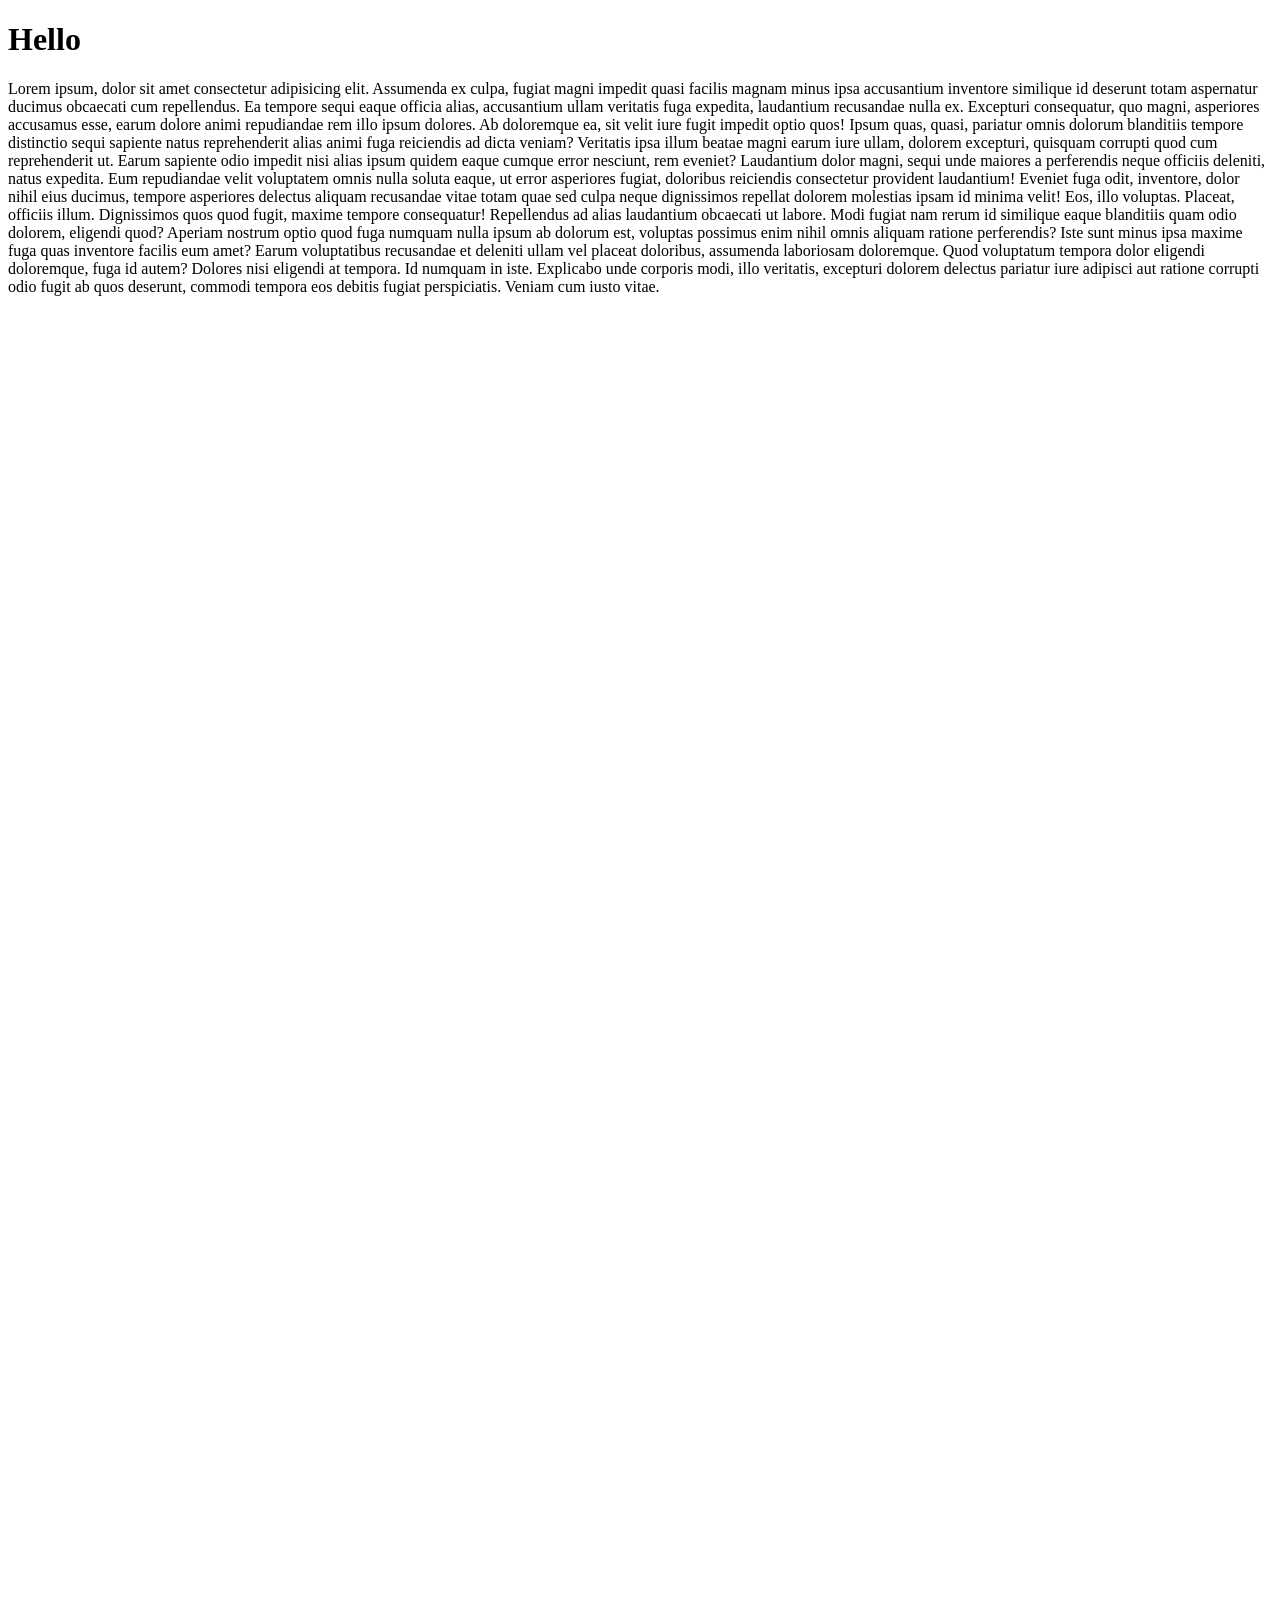
<file: BackgroundGrid/index.html>
<!DOCTYPE html>
<html lang="en">

<head>
    <meta charset="UTF-8">
    <meta name="viewport" content="width=device-width, initial-scale=1.0">
    <title>Document</title>
    <style>
        .parent {
            
            display: flex; position: absolute;        
            width:100vw;
            height:100vh;
            flex-wrap: wrap;
            gap: 1px;
        }

        .child {
            /* position: absolute; */
            z-index: 0;
            width: 50px;
            height: 50px;
            cursor: pointer;
        }
        h1,p{position: relative;z-index: 1; pointer-events: None;}
    </style>

</head>

<body>
    <div class="parent">
        <div class="child"></div>
        <div class="child"></div>
        
        <div class="child"></div>
        <div class="child"></div>
        <div class="child"></div>
        <div class="child"></div>
        <div class="child"></div>
        <div class="child"></div>
        <div class="child"></div>
        <div class="child"></div>
        <div class="child"></div>
        <div class="child"></div>
        <div class="child"></div>
        <div class="child"></div>
        <div class="child"></div>
        <div class="child"></div>
        <div class="child"></div>
        <div class="child"></div>
        <div class="child"></div>
        <div class="child"></div>
        <div class="child"></div>
        <div class="child"></div>
        <div class="child"></div>
        <div class="child"></div>
        <div class="child"></div>
        <div class="child"></div>
        <div class="child"></div>
        <div class="child"></div>
        <div class="child"></div>
        <div class="child"></div>
        <div class="child"></div>
        <div class="child"></div>
        <div class="child"></div>
        <div class="child"></div>
        <div class="child"></div>
        <div class="child"></div>
        <div class="child"></div>
        <div class="child"></div>
        <div class="child"></div>
        <div class="child"></div>
        <div class="child"></div>
        <div class="child"></div>
        <div class="child"></div>
        <div class="child"></div>
        <div class="child"></div>
        <div class="child"></div>
        <div class="child"></div>
        <div class="child"></div>
        <div class="child"></div>
        <div class="child"></div>
        <div class="child"></div>
        <div class="child"></div>
        <div class="child"></div>
        <div class="child"></div>
        <div class="child"></div>
        <div class="child"></div>
        <div class="child"></div>
        <div class="child"></div>
        <div class="child"></div>
        <div class="child"></div>
        <div class="child"></div>
        <div class="child"></div>
        <div class="child"></div>
        <div class="child"></div>
        <div class="child"></div>
        <div class="child"></div>
        <div class="child"></div>
        <div class="child"></div>
        <div class="child"></div>
        <div class="child"></div>
        <div class="child"></div>
        <div class="child"></div>
        <div class="child"></div>
        <div class="child"></div>
        <div class="child"></div>
        <div class="child"></div>
        <div class="child"></div>
        <div class="child"></div>
        <div class="child"></div>
        <div class="child"></div>
        <div class="child"></div>
        <div class="child"></div>
        <div class="child"></div>
        <div class="child"></div>
        <div class="child"></div>
        <div class="child"></div>
        <div class="child"></div>
        <div class="child"></div>
        <div class="child"></div>
        <div class="child"></div>
        <div class="child"></div>
        <div class="child"></div>
        <div class="child"></div>
        <div class="child"></div>
        <div class="child"></div>
        <div class="child"></div>
        <div class="child"></div>
        <div class="child"></div>
        <div class="child"></div>
        <div class="child"></div>
        <div class="child"></div>
        <div class="child"></div>
        <div class="child"></div>
        <div class="child"></div>
        <div class="child"></div>
        <div class="child"></div>
        <div class="child"></div>
        <div class="child"></div>
        <div class="child"></div>
        <div class="child"></div>
        <div class="child"></div>
        <div class="child"></div>
        <div class="child"></div>
        <div class="child"></div>
        <div class="child"></div>
        <div class="child"></div>
        <div class="child"></div>
        <div class="child"></div>
        <div class="child"></div>
        <div class="child"></div>
        <div class="child"></div>
        <div class="child"></div>
        <div class="child"></div>
        <div class="child"></div>
        <div class="child"></div>
        <div class="child"></div>
        <div class="child"></div>
        <div class="child"></div>
        <div class="child"></div>
        <div class="child"></div>
        <div class="child"></div>
        <div class="child"></div>
        <div class="child"></div>
        <div class="child"></div>
        <div class="child"></div>
        <div class="child"></div>
        <div class="child"></div>
        <div class="child"></div>
        <div class="child"></div>
        <div class="child"></div>
        <div class="child"></div>
        <div class="child"></div>
        <div class="child"></div>
        <div class="child"></div>
        <div class="child"></div>
        <div class="child"></div>
        <div class="child"></div>
        <div class="child"></div>
        <div class="child"></div>
        <div class="child"></div>
        <div class="child"></div>
        <div class="child"></div>
        <div class="child"></div>
        <div class="child"></div>
        <div class="child"></div>
        <div class="child"></div>
        <div class="child"></div>
        <div class="child"></div>
        <div class="child"></div>
        <div class="child"></div>
        <div class="child"></div>
        <div class="child"></div>
        <div class="child"></div>
        <div class="child"></div>
        <div class="child"></div>
        <div class="child"></div>
        <div class="child"></div>
        <div class="child"></div>
        <div class="child"></div>
        <div class="child"></div>
        <div class="child"></div>
        <div class="child"></div>
        <div class="child"></div>
        <div class="child"></div>
        <div class="child"></div>
        <div class="child"></div>
        <div class="child"></div>
        <div class="child"></div>
        <div class="child"></div>
        <div class="child"></div>
        <div class="child"></div>
        <div class="child"></div>
        <div class="child"></div>
        <div class="child"></div>
        <div class="child"></div>
        <div class="child"></div>
        <div class="child"></div>
        <div class="child"></div>
        <div class="child"></div>
        <div class="child"></div>
        <div class="child"></div>
        <div class="child"></div>
        <div class="child"></div>
        <div class="child"></div>
        <div class="child"></div>
        <div class="child"></div>
        <div class="child"></div>
        <div class="child"></div>
        <div class="child"></div>
        <div class="child"></div>
        <div class="child"></div>
        <div class="child"></div>
        <div class="child"></div>
        <div class="child"></div>
        <div class="child"></div>
        <div class="child"></div>
        <div class="child"></div>
        <div class="child"></div>
        <div class="child"></div>
        <div class="child"></div>
        <div class="child"></div>
        <div class="child"></div>
        <div class="child"></div>
        <div class="child"></div>
        <div class="child"></div>
        <div class="child"></div>
        <div class="child"></div>
        <div class="child"></div>
        <div class="child"></div>
        <div class="child"></div>
        <div class="child"></div>
        <div class="child"></div>
        <div class="child"></div>
        <div class="child"></div>
        <div class="child"></div>
        <div class="child"></div>
        <div class="child"></div>
        <div class="child"></div>
        <div class="child"></div>
        <div class="child"></div>
        <div class="child"></div>
        <div class="child"></div>
        <div class="child"></div>
        <div class="child"></div>
        <div class="child"></div>
        <div class="child"></div>
        <div class="child"></div>
        <div class="child"></div>
        <div class="child"></div>
        <div class="child"></div>
        <div class="child"></div>
        <div class="child"></div>
        <div class="child"></div>
        <div class="child"></div>
        <div class="child"></div>
        <div class="child"></div>
        <div class="child"></div>
        <div class="child"></div>
        <div class="child"></div>
        <div class="child"></div>
        <div class="child"></div>
        <div class="child"></div>
        <div class="child"></div>
        <div class="child"></div>
        <div class="child"></div>
        <div class="child"></div>
        <div class="child"></div>
        <div class="child"></div>
        <div class="child"></div>
        <div class="child"></div>
        <div class="child"></div>
        <div class="child"></div>
        <div class="child"></div>
        <div class="child"></div>
        <div class="child"></div>
        <div class="child"></div>
        <div class="child"></div>
        <div class="child"></div>
        <div class="child"></div>
        <div class="child"></div>
        <div class="child"></div>
        <div class="child"></div>
        <div class="child"></div>
        <div class="child"></div>
        <div class="child"></div>
        <div class="child"></div>
        <div class="child"></div>
        <div class="child"></div>
        <div class="child"></div>
        <div class="child"></div>
        <div class="child"></div>
        <div class="child"></div>
        <div class="child"></div>
        <div class="child"></div>
        <div class="child"></div>
        <div class="child"></div>
        <div class="child"></div>
        <div class="child"></div>
        <div class="child"></div>
        <div class="child"></div>
        <div class="child"></div>
        <div class="child"></div>
        <div class="child"></div>
        <div class="child"></div>
        <div class="child"></div>
        <div class="child"></div>
        <div class="child"></div>
        <div class="child"></div>
        <div class="child"></div>
        <div class="child"></div>
        <div class="child"></div>
        <div class="child"></div>
        <div class="child"></div>
        <div class="child"></div>
        <div class="child"></div>
        <div class="child"></div>
        <div class="child"></div>
        <div class="child"></div>
        <div class="child"></div>
        <div class="child"></div>
        <div class="child"></div>
        <div class="child"></div>
        <div class="child"></div>
        <div class="child"></div>
        <div class="child"></div>
        <div class="child"></div>
        <div class="child"></div>
        <div class="child"></div>
        <div class="child"></div>
        <div class="child"></div>
        <div class="child"></div>
        <div class="child"></div>
        <div class="child"></div>
        <div class="child"></div>
        <div class="child"></div>
        <div class="child"></div>
        <div class="child"></div>
        <div class="child"></div>
        <div class="child"></div>
        <div class="child"></div>
        <div class="child"></div>
        <div class="child"></div>
        <div class="child"></div>
        <div class="child"></div>
        <div class="child"></div>
        <div class="child"></div>
        <div class="child"></div>
        <div class="child"></div>
        <div class="child"></div>
        <div class="child"></div>
        <div class="child"></div>
        <div class="child"></div>
        <div class="child"></div>
        <div class="child"></div>
        <div class="child"></div>
        <div class="child"></div>
        <div class="child"></div>
        <div class="child"></div>
        <div class="child"></div>
        <div class="child"></div>
        <div class="child"></div>
        <div class="child"></div>
        <div class="child"></div>
        <div class="child"></div>
        <div class="child"></div>
        <div class="child"></div>
        <div class="child"></div>
        <div class="child"></div>
        <div class="child"></div>
        <div class="child"></div>
        <div class="child"></div>
        <div class="child"></div>
        <div class="child"></div>
        <div class="child"></div>
        <div class="child"></div>
        <div class="child"></div>
        <div class="child"></div>
        <div class="child"></div>
        <div class="child"></div>
        <div class="child"></div>
        <div class="child"></div>
        <div class="child"></div>
        <div class="child"></div>
        <div class="child"></div>
        <div class="child"></div>
        <div class="child"></div>
        <div class="child"></div>
        <div class="child"></div>
        <div class="child"></div>
        <div class="child"></div>
        <div class="child"></div>
        <div class="child"></div>
        <div class="child"></div>
        <div class="child"></div>
        <div class="child"></div>
        <div class="child"></div>
        <div class="child"></div>
        <div class="child"></div>
        <div class="child"></div>
        <div class="child"></div>
        <div class="child"></div>
        <div class="child"></div>
        <div class="child"></div>
        <div class="child"></div>
        <div class="child"></div>
        <div class="child"></div>
        <div class="child"></div>
        <div class="child"></div>
        <div class="child"></div>
        <div class="child"></div>
        <div class="child"></div>
        <div class="child"></div>
        <div class="child"></div>
        <div class="child"></div>
        <div class="child"></div>
        <div class="child"></div>
        <div class="child"></div>
        <div class="child"></div>
        <div class="child"></div>
        <div class="child"></div>
        <div class="child"></div>
        <div class="child"></div>
        <div class="child"></div>
        <div class="child"></div>
        <div class="child"></div>
        <div class="child"></div>
        <div class="child"></div>
        <div class="child"></div>
        <div class="child"></div>
        <div class="child"></div>
        <div class="child"></div>
        <div class="child"></div>
        <div class="child"></div>
        <div class="child"></div>
        <div class="child"></div>
        <div class="child"></div>
        <div class="child"></div>
        <div class="child"></div>
        <div class="child"></div>
        <div class="child"></div>
        <div class="child"></div>
        <div class="child"></div>
        <div class="child"></div>
        <div class="child"></div>
        <div class="child"></div>
        <div class="child"></div>
        <div class="child"></div>
        <div class="child"></div>
        <div class="child"></div>
        <div class="child"></div>
        <div class="child"></div>
        <div class="child"></div>
        <div class="child"></div>
        <div class="child"></div>
        <div class="child"></div>
        <div class="child"></div>
        <div class="child"></div>
        <div class="child"></div>
        <div class="child"></div>
        <div class="child"></div>
        <div class="child"></div>
        <div class="child"></div>
        <div class="child"></div>
        <div class="child"></div>
        <div class="child"></div>
        <div class="child"></div>
        <div class="child"></div>
        <div class="child"></div>
        <div class="child"></div>
        <div class="child"></div>
        <div class="child"></div>
        <div class="child"></div>
        <div class="child"></div>
        <div class="child"></div>
        <div class="child"></div>
        <div class="child"></div>
        <div class="child"></div>
        <div class="child"></div>
        <div class="child"></div>
        <div class="child"></div>
        <div class="child"></div>
        <div class="child"></div>
        <div class="child"></div>
        <div class="child"></div>
        <div class="child"></div>
        <div class="child"></div>
        <div class="child"></div>
        <div class="child"></div>
        <div class="child"></div>
        <div class="child"></div>
        <div class="child"></div>
        <div class="child"></div>
        <div class="child"></div>
        <div class="child"></div>
        <div class="child"></div>
        <div class="child"></div>
        <div class="child"></div>
        <div class="child"></div>
        <div class="child"></div>
        <div class="child"></div>
        <div class="child"></div>
        <div class="child"></div>
        <div class="child"></div>
        <div class="child"></div>
        <div class="child"></div>
        <div class="child"></div>
        <div class="child"></div>
        <div class="child"></div>
        <div class="child"></div>
        <div class="child"></div>
        <div class="child"></div>
        <div class="child"></div>
        <div class="child"></div>
        <div class="child"></div>
        <div class="child"></div>
        <div class="child"></div>
        <div class="child"></div>
        <div class="child"></div>
        <div class="child"></div>
        <div class="child"></div>
        <div class="child"></div>
        <div class="child"></div>
        <div class="child"></div>
        <div class="child"></div>
        <div class="child"></div>
        <div class="child"></div>
        <div class="child"></div>
        <div class="child"></div>
        <div class="child"></div>
        <div class="child"></div>
        <div class="child"></div>
        <div class="child"></div>
        <div class="child"></div>
        <div class="child"></div>
        <div class="child"></div>
        <div class="child"></div>
        <div class="child"></div>
        <div class="child"></div>
        <div class="child"></div>
        <div class="child"></div>
        <div class="child"></div>
        <div class="child"></div>
        <div class="child"></div>
        <div class="child"></div>
        <div class="child"></div>
        <div class="child"></div>
        <div class="child"></div>
        <div class="child"></div>
        <div class="child"></div>
        <div class="child"></div>
        <div class="child"></div>
        <div class="child"></div>
        <div class="child"></div>
        <div class="child"></div>
        <div class="child"></div>
        <div class="child"></div>
        <div class="child"></div>
        <div class="child"></div>
        <div class="child"></div>
        <div class="child"></div>
        <div class="child"></div>
        <div class="child"></div>
        <div class="child"></div>
        <div class="child"></div>
        <div class="child"></div>
        <div class="child"></div>
        <div class="child"></div>
        <div class="child"></div>
        <div class="child"></div>
        <div class="child"></div>
        <div class="child"></div>
        <div class="child"></div>
        <div class="child"></div>
        <div class="child"></div>
        <div class="child"></div>
        <div class="child"></div>
        <div class="child"></div>
        <div class="child"></div>
        <div class="child"></div>
        <div class="child"></div>
        <div class="child"></div>
        <div class="child"></div>
        <div class="child"></div>
        <div class="child"></div>
        <div class="child"></div>
        <div class="child"></div>
        <div class="child"></div>
        <div class="child"></div>
        <div class="child"></div>
        <div class="child"></div>
        <div class="child"></div>
        <div class="child"></div>
        <div class="child"></div>
        <div class="child"></div>
        <div class="child"></div>
        <div class="child"></div>
        <div class="child"></div>
        <div class="child"></div>
        <div class="child"></div>
        <div class="child"></div>
        <div class="child"></div>
        <div class="child"></div>
        <div class="child"></div>
        <div class="child"></div>
        <div class="child"></div>
        <div class="child"></div>
        <div class="child"></div>
        <div class="child"></div>
        <div class="child"></div>
        <div class="child"></div>
        <div class="child"></div>
        <div class="child"></div>
        <div class="child"></div>
        <div class="child"></div>
        <div class="child"></div>
        <div class="child"></div>
        <div class="child"></div>
        <div class="child"></div>
        <div class="child"></div>
        <div class="child"></div>
        <div class="child"></div>
        <div class="child"></div>
        <div class="child"></div>
        <div class="child"></div>
        <div class="child"></div>
        <div class="child"></div>
        <div class="child"></div>
        <div class="child"></div>
        <div class="child"></div>
        <div class="child"></div>
        <div class="child"></div>
        <div class="child"></div>
        <div class="child"></div>
        <div class="child"></div>
        <div class="child"></div>
        <div class="child"></div>
        <div class="child"></div>
        <div class="child"></div>
        <div class="child"></div>
        <div class="child"></div>
        <div class="child"></div>
        <div class="child"></div>
        <div class="child"></div>
        <div class="child"></div>
        <div class="child"></div>
        <div class="child"></div>
        <div class="child"></div>
        <div class="child"></div>
        <div class="child"></div>
        <div class="child"></div>
        <div class="child"></div>
        <div class="child"></div>
        <div class="child"></div>
        <div class="child"></div>
        <div class="child"></div>
        <div class="child"></div>
        <div class="child"></div>
        <div class="child"></div>
        <div class="child"></div>
        <div class="child"></div>
        <div class="child"></div>
        <div class="child"></div>
        <div class="child"></div>
        <div class="child"></div>
        <div class="child"></div>
        <div class="child"></div>
        <div class="child"></div>
        <div class="child"></div>
        <div class="child"></div>
        <div class="child"></div>
        <div class="child"></div>
        <div class="child"></div>
        <div class="child"></div>
        <div class="child"></div>
        <div class="child"></div>
        <div class="child"></div>
        <div class="child"></div>
        <div class="child"></div>
        <div class="child"></div>
        <div class="child"></div>
        <div class="child"></div>
        <div class="child"></div>
        <div class="child"></div>
        <div class="child"></div>
        <div class="child"></div>
        <div class="child"></div>
        <div class="child"></div>
        <div class="child"></div>
        <div class="child"></div>
        <div class="child"></div>
        <div class="child"></div>
        <div class="child"></div>
        <div class="child"></div>
        <div class="child"></div>
        <div class="child"></div>
        <div class="child"></div>
        <div class="child"></div>
        <div class="child"></div>
        <div class="child"></div>
        <div class="child"></div>
        <div class="child"></div>
        <div class="child"></div>
        <div class="child"></div>
        <div class="child"></div>
        <div class="child"></div>
        <div class="child"></div>
        <div class="child"></div>
        <div class="child"></div>
        <div class="child"></div>
        <div class="child"></div>
        <div class="child"></div>
        <div class="child"></div>
        <div class="child"></div>
        <div class="child"></div>
        <div class="child"></div>
        <div class="child"></div>
        <div class="child"></div>
        <div class="child"></div>
        <div class="child"></div>
        <div class="child"></div>
        <div class="child"></div>
        <div class="child"></div>
        <div class="child"></div>
        <div class="child"></div>
        <div class="child"></div>
        <div class="child"></div>
        <div class="child"></div>
        <div class="child"></div>
        <div class="child"></div>
        <div class="child"></div>
        <div class="child"></div>
        <div class="child"></div>
        <div class="child"></div>
        <div class="child"></div>
        <div class="child"></div>
        <div class="child"></div>
        <div class="child"></div>
        <div class="child"></div>
        <div class="child"></div>
        <div class="child"></div>
        <div class="child"></div>
        <div class="child"></div>
        <div class="child"></div>
        <div class="child"></div>
        <div class="child"></div>
        <div class="child"></div>
        <div class="child"></div>
        <div class="child"></div>
        <div class="child"></div>
        <div class="child"></div>
        <div class="child"></div>
        <div class="child"></div>
        <div class="child"></div>
        <div class="child"></div>
        <div class="child"></div>
        <div class="child"></div>
        <div class="child"></div>
        <div class="child"></div>
        <div class="child"></div>
        <div class="child"></div>
        <div class="child"></div>
        <div class="child"></div>
        <div class="child"></div>
        <div class="child"></div>
        <div class="child"></div>
        <div class="child"></div>
        <div class="child"></div>
        <div class="child"></div>
        <div class="child"></div>
        <div class="child"></div>
        <div class="child"></div>
        <div class="child"></div>
        <div class="child"></div>
        <div class="child"></div>
        <div class="child"></div>
        <div class="child"></div>
        <div class="child"></div>
        <div class="child"></div>
        <div class="child"></div>
        <div class="child"></div>
        <div class="child"></div>
        <div class="child"></div>
        <div class="child"></div>
        <div class="child"></div>
        <div class="child"></div>
        <div class="child"></div>
        <div class="child"></div>
        <div class="child"></div>
        <div class="child"></div>
        <div class="child"></div>
        <div class="child"></div>
        <div class="child"></div>
        <div class="child"></div>
        <div class="child"></div>
        <div class="child"></div>
        <div class="child"></div>
        <div class="child"></div>
        <div class="child"></div>
        <div class="child"></div>
        <div class="child"></div>
        <div class="child"></div>
        <div class="child"></div>
        <div class="child"></div>
        <div class="child"></div>
        <div class="child"></div>
        <div class="child"></div>
        <div class="child"></div>
        <div class="child"></div>
        <div class="child"></div>
        <div class="child"></div>
        <div class="child"></div>
        <div class="child"></div>
        <div class="child"></div>
        <div class="child"></div>
        <div class="child"></div>
        <div class="child"></div>
        <div class="child"></div>
        <div class="child"></div>
        <div class="child"></div>
        <div class="child"></div>
        <div class="child"></div>
        <div class="child"></div>
        <div class="child"></div>
        <div class="child"></div>
        <div class="child"></div>
        <div class="child"></div>
        <div class="child"></div>
        <div class="child"></div>
        <div class="child"></div>
        <div class="child"></div>
        <div class="child"></div>
        <div class="child"></div>
        <div class="child"></div>
        <div class="child"></div>
        <div class="child"></div>
        <div class="child"></div>
        <div class="child"></div>
        <div class="child"></div>
        <div class="child"></div>
        <div class="child"></div>
        <div class="child"></div>
        <div class="child"></div>
        <div class="child"></div>
        <div class="child"></div>
        <div class="child"></div>
        <div class="child"></div>
        <div class="child"></div>
        <div class="child"></div>
        <div class="child"></div>
        <div class="child"></div>
        <div class="child"></div>
        <div class="child"></div>
        <div class="child"></div>
        <div class="child"></div>
        <div class="child"></div>
        <div class="child"></div>
        <div class="child"></div>
        <div class="child"></div>
        <div class="child"></div>
        <div class="child"></div>
        <div class="child"></div>
        <div class="child"></div>
        <div class="child"></div>
        <div class="child"></div>
        <div class="child"></div>
        <div class="child"></div>
        <div class="child"></div>
        <div class="child"></div>
        <div class="child"></div>
        <div class="child"></div>
        <div class="child"></div>
        <div class="child"></div>
        <div class="child"></div>
        <div class="child"></div>
        <div class="child"></div>
        <div class="child"></div>
        <div class="child"></div>
        <div class="child"></div>
        <div class="child"></div>
        <div class="child"></div>
        <div class="child"></div>
        <div class="child"></div>
        <div class="child"></div>
        <div class="child"></div>
        <div class="child"></div>
        <div class="child"></div>
        <div class="child"></div>
        <div class="child"></div>
        <div class="child"></div>
        <div class="child"></div>
        <div class="child"></div>
        <div class="child"></div>
        <div class="child"></div>
        <div class="child"></div>
        <div class="child"></div>
        <div class="child"></div>
        <div class="child"></div>
        <div class="child"></div>
        <div class="child"></div>
        <div class="child"></div>
        <div class="child"></div>
        <div class="child"></div>
        <div class="child"></div>
        <div class="child"></div>
        <div class="child"></div>
        <div class="child"></div>
        <div class="child"></div>
        <div class="child"></div>
        <div class="child"></div>
        <div class="child"></div>
        <div class="child"></div>
        <div class="child"></div>
        <div class="child"></div>
        <div class="child"></div>
        <div class="child"></div>
        <div class="child"></div>
        <div class="child"></div>
        <div class="child"></div>
        <div class="child"></div>
        <div class="child"></div>
        <div class="child"></div>
        <div class="child"></div>
        <div class="child"></div>
        <div class="child"></div>
        <div class="child"></div>
        <div class="child"></div>
        <div class="child"></div>
        <div class="child"></div>
        <div class="child"></div>
        <div class="child"></div>
        <div class="child"></div>
        <div class="child"></div>
        <div class="child"></div>
        <div class="child"></div>
        <div class="child"></div>
        <div class="child"></div>
        <div class="child"></div>
        <div class="child"></div>
        <div class="child"></div>
        <div class="child"></div>
        <div class="child"></div>
        <div class="child"></div>
        <div class="child"></div>
        <div class="child"></div>
        <div class="child"></div>
        <div class="child"></div>
        <div class="child"></div>
        <div class="child"></div>
        <div class="child"></div>
        <div class="child"></div>
        <div class="child"></div>
        <div class="child"></div>
        <div class="child"></div>
        <div class="child"></div>
        <div class="child"></div>
        <div class="child"></div>
        <div class="child"></div>
        <div class="child"></div>
        <div class="child"></div>
        <div class="child"></div>
        <div class="child"></div>
        <div class="child"></div>
        <div class="child"></div>
        <div class="child"></div>
        <div class="child"></div>
        <div class="child"></div>
        <div class="child"></div>
        <div class="child"></div>
        <div class="child"></div>
        <div class="child"></div>
        <div class="child"></div>
        <div class="child"></div>
        <div class="child"></div>
        <div class="child"></div>
        <div class="child"></div>
        <div class="child"></div>
        <div class="child"></div>
        <div class="child"></div>
        <div class="child"></div>
        <div class="child"></div>
        <div class="child"></div>
        <div class="child"></div>
        <div class="child"></div>
        <div class="child"></div>
        <div class="child"></div>
        <div class="child"></div>
        <div class="child"></div>
        <div class="child"></div>
        <div class="child"></div>
        <div class="child"></div>
        <div class="child"></div>
        <div class="child"></div>
        <div class="child"></div>
        <div class="child"></div>
        <div class="child"></div>
        <div class="child"></div>
        <div class="child"></div>
        <div class="child"></div>
        <div class="child"></div>
        <div class="child"></div>
        <div class="child"></div>
        <div class="child"></div>
        <div class="child"></div>
        <div class="child"></div>
        <div class="child"></div>
        <div class="child"></div>
        <div class="child"></div>
        <div class="child"></div>
        <div class="child"></div>
        <div class="child"></div>
        <div class="child"></div>
        <div class="child"></div>
        <div class="child"></div>
        <div class="child"></div>
        <div class="child"></div>
        <div class="child"></div>
        <div class="child"></div>
        <div class="child"></div>
        <div class="child"></div>
        <div class="child"></div>
        <div class="child"></div>
        <div class="child"></div>
        <div class="child"></div>
        <div class="child"></div>
        <div class="child"></div>
        <div class="child"></div>
        <div class="child"></div>
        <div class="child"></div>
        <div class="child"></div>
        <div class="child"></div>
        <div class="child"></div>
        <div class="child"></div>
        <div class="child"></div>
        <div class="child"></div>
        <div class="child"></div>
        <div class="child"></div>
        <div class="child"></div>
        <div class="child"></div>
        <div class="child"></div>
        <div class="child"></div>
        <div class="child"></div>
        <div class="child"></div>
        <div class="child"></div>
        <div class="child"></div>
        <div class="child"></div>
        <div class="child"></div>
        <div class="child"></div>
        <div class="child"></div>
        <div class="child"></div>
        <div class="child"></div>
        <div class="child"></div>
        <div class="child"></div>
        <div class="child"></div>
        <div class="child"></div>
        <div class="child"></div>
        <div class="child"></div>
        <div class="child"></div>
        <div class="child"></div>
        <div class="child"></div>
        <div class="child"></div>
        <div class="child"></div>
        <div class="child"></div>
        <div class="child"></div>
        <div class="child"></div>
        <div class="child"></div>
        <div class="child"></div>
        <div class="child"></div>
        <div class="child"></div>
        <div class="child"></div>
        <div class="child"></div>
        <div class="child"></div>
        <div class="child"></div>
        <div class="child"></div>
        <div class="child"></div>
        <div class="child"></div>
        <div class="child"></div>
        <div class="child"></div>
        <div class="child"></div>
        <div class="child"></div>
        <div class="child"></div>
        <div class="child"></div>
        <div class="child"></div>
        <div class="child"></div>
        <div class="child"></div>
        <div class="child"></div>
        <div class="child"></div>
        <div class="child"></div>
        <div class="child"></div>
        <div class="child"></div>
        <div class="child"></div>
        <div class="child"></div>
        <div class="child"></div>
        <div class="child"></div>
        <div class="child"></div>
        <div class="child"></div>
        <div class="child"></div>
        <div class="child"></div>
        <div class="child"></div>
        <div class="child"></div>
        <div class="child"></div>
        <div class="child"></div>
        <div class="child"></div>
        <div class="child"></div>
        <div class="child"></div>
        <div class="child"></div>
        <div class="child"></div>
        <div class="child"></div>
        <div class="child"></div>
        <div class="child"></div>
        <div class="child"></div>
        <div class="child"></div>
        <div class="child"></div>
        <div class="child"></div>
        <div class="child"></div>
        <div class="child"></div>
        <div class="child"></div>
        <div class="child"></div>
        <div class="child"></div>
        <div class="child"></div>
        <div class="child"></div>
        <div class="child"></div>
        <div class="child"></div>
        <div class="child"></div>
        <div class="child"></div>
        <div class="child"></div>
        <div class="child"></div>
        <div class="child"></div>
        <div class="child"></div>
        <div class="child"></div>
        <div class="child"></div>
        <div class="child"></div>
        <div class="child"></div>
        <div class="child"></div>
        <div class="child"></div>
        <div class="child"></div>
        <div class="child"></div>
        <div class="child"></div>
        <div class="child"></div>
        <div class="child"></div>
        <div class="child"></div>
        <div class="child"></div>
        <div class="child"></div>
        <div class="child"></div>
        <div class="child"></div>
        <div class="child"></div>
        <div class="child"></div>
        <div class="child"></div>
        <div class="child"></div>
        <div class="child"></div>
        <div class="child"></div>
        <div class="child"></div>
        <div class="child"></div>
        <div class="child"></div>
        <div class="child"></div>
        <div class="child"></div>
        <div class="child"></div>
        <div class="child"></div>
        <div class="child"></div>
        <div class="child"></div>
        <div class="child"></div>
        <div class="child"></div>
        <div class="child"></div>
        <div class="child"></div>
        <div class="child"></div>
        <div class="child"></div>
        <div class="child"></div>
        <div class="child"></div>
        <div class="child"></div>
        <div class="child"></div>
        <div class="child"></div>
        <div class="child"></div>
        <div class="child"></div>
        <div class="child"></div>
        <div class="child"></div>
        <div class="child"></div>
        <div class="child"></div>
        <div class="child"></div>
        <div class="child"></div>
        <div class="child"></div>
        <div class="child"></div>
        <div class="child"></div>
        <div class="child"></div>
        <div class="child"></div>
        <div class="child"></div>
        <div class="child"></div>
        <div class="child"></div>
        <div class="child"></div>
        <div class="child"></div>
        <div class="child"></div>
        <div class="child"></div>
        <div class="child"></div>
        <div class="child"></div>
        <div class="child"></div>
        <div class="child"></div>
        <div class="child"></div>
        <div class="child"></div>
        <div class="child"></div>
        <div class="child"></div>
        <div class="child"></div>
        <div class="child"></div>
        <div class="child"></div>
        <div class="child"></div>
        <div class="child"></div>
        <div class="child"></div>
        <div class="child"></div>
        <div class="child"></div>
        <div class="child"></div>
        <div class="child"></div>
        <div class="child"></div>
        <div class="child"></div>
        <div class="child"></div>
        <div class="child"></div>
        <div class="child"></div>
        <div class="child"></div>
        <div class="child"></div>
        <div class="child"></div>
        <div class="child"></div>
        <div class="child"></div>
        <div class="child"></div>
        <div class="child"></div>
        <div class="child"></div>
        <div class="child"></div>
        <div class="child"></div>
        <div class="child"></div>
        <div class="child"></div>
        <div class="child"></div>
        <div class="child"></div>
        <div class="child"></div>
        <div class="child"></div>
        <div class="child"></div>
        <div class="child"></div>
        <div class="child"></div>
        <div class="child"></div>
        <div class="child"></div>
        <div class="child"></div>
        <div class="child"></div>
        <div class="child"></div>
        <div class="child"></div>
        <div class="child"></div>
        <div class="child"></div>
        <div class="child"></div>
        <div class="child"></div>
        <div class="child"></div>
        <div class="child"></div>
        <div class="child"></div>
        <div class="child"></div>
        <div class="child"></div>
        <div class="child"></div>
        <div class="child"></div>
        <div class="child"></div>
        <div class="child"></div>
        <div class="child"></div>
        <div class="child"></div>
        <div class="child"></div>
        <div class="child"></div>
        <div class="child"></div>
        <div class="child"></div>
        <div class="child"></div>
        <div class="child"></div>
        <div class="child"></div>
        <div class="child"></div>
        <div class="child"></div>
        <div class="child"></div>
        <div class="child"></div>
        <div class="child"></div>
        <div class="child"></div>
        <div class="child"></div>
        <div class="child"></div>
        <div class="child"></div>
        <div class="child"></div>
        <div class="child"></div>
        <div class="child"></div>
        <div class="child"></div>
        <div class="child"></div>
        <div class="child"></div>
        <div class="child"></div>
        <div class="child"></div>
        <div class="child"></div>
        <div class="child"></div>
        <div class="child"></div>
        <div class="child"></div>
        <div class="child"></div>
        <div class="child"></div>
        <div class="child"></div>
        <div class="child"></div>
        <div class="child"></div>
        <div class="child"></div>
        <div class="child"></div>
        <div class="child"></div>
        <div class="child"></div>
        <div class="child"></div>
        <div class="child"></div>
        <div class="child"></div>
        <div class="child"></div>
        <div class="child"></div>
        <div class="child"></div>
        <div class="child"></div>
        <div class="child"></div>
        <div class="child"></div>
        <div class="child"></div>
        <div class="child"></div>
        <div class="child"></div>
        <div class="child"></div>
        <div class="child"></div>
        <div class="child"></div>
        <div class="child"></div>
        <div class="child"></div>
        <div class="child"></div>
        <div class="child"></div>
        <div class="child"></div>
        <div class="child"></div>
        <div class="child"></div>
        <div class="child"></div>
        <div class="child"></div>
        <div class="child"></div>
        <div class="child"></div>
        <div class="child"></div>
        <div class="child"></div>
        <div class="child"></div>
        <div class="child"></div>
        <div class="child"></div>
        <div class="child"></div>
        <div class="child"></div>
        <div class="child"></div>
        <div class="child"></div>
        <div class="child"></div>
        <div class="child"></div>
        <div class="child"></div>
        <div class="child"></div>
        <div class="child"></div>
        <div class="child"></div>
        <div class="child"></div>
        <div class="child"></div>
        <div class="child"></div>
        <div class="child"></div>
        <div class="child"></div>
        <div class="child"></div>
        <div class="child"></div>
        <div class="child"></div>
        <div class="child"></div>
        <div class="child"></div>
        <div class="child"></div>
        <div class="child"></div>
        <div class="child"></div>
        <div class="child"></div>
        <div class="child"></div>
        <div class="child"></div>
        <div class="child"></div>
        <div class="child"></div>
        <div class="child"></div>
        <div class="child"></div>
        <div class="child"></div>
        <div class="child"></div>
        <div class="child"></div>
        <div class="child"></div>
        <div class="child"></div>
        <div class="child"></div>
        <div class="child"></div>
        <div class="child"></div>
        <div class="child"></div>
        <div class="child"></div>
        <div class="child"></div>
        <div class="child"></div>
        <div class="child"></div>
        <div class="child"></div>
        <div class="child"></div>
        <div class="child"></div>
        <div class="child"></div>
        <div class="child"></div>
        <div class="child"></div>
        <div class="child"></div>
        <div class="child"></div>
        <div class="child"></div>
        <div class="child"></div>
        <div class="child"></div>
        <div class="child"></div>
        <div class="child"></div>
        <div class="child"></div>
        <div class="child"></div>
        <div class="child"></div>
        <div class="child"></div>
        <div class="child"></div>
        <div class="child"></div>
        <div class="child"></div>
        <div class="child"></div>
        <div class="child"></div>
        <div class="child"></div>
        <div class="child"></div>
        <div class="child"></div>
        <div class="child"></div>
        <div class="child"></div>
        <div class="child"></div>
        <div class="child"></div>
        <div class="child"></div>
        <div class="child"></div>
        <div class="child"></div>
        <div class="child"></div>
        <div class="child"></div>
        <div class="child"></div>
        <div class="child"></div>
        <div class="child"></div>
        <div class="child"></div>
        <div class="child"></div>
        <div class="child"></div>
        <div class="child"></div>
        <div class="child"></div>
        <div class="child"></div>
        <div class="child"></div>
        <div class="child"></div>
        <div class="child"></div>
        <div class="child"></div>
        <div class="child"></div>
        <div class="child"></div>
        <div class="child"></div>
        <div class="child"></div>
        <div class="child"></div>
        <div class="child"></div>
        <div class="child"></div>
        <div class="child"></div>
        <div class="child"></div>
        <div class="child"></div>
        <div class="child"></div>
        <div class="child"></div>
        <div class="child"></div>
        <div class="child"></div>
        <div class="child"></div>
        <div class="child"></div>
        <div class="child"></div>
        <div class="child"></div>
        <div class="child"></div>
        <div class="child"></div>
        <div class="child"></div>
        <div class="child"></div>
        <div class="child"></div>
        <div class="child"></div>
        <div class="child"></div>
        <div class="child"></div>
        <div class="child"></div>
        <div class="child"></div>
        <div class="child"></div>
        <div class="child"></div>
        <div class="child"></div>
        <div class="child"></div>
        <div class="child"></div>
        <div class="child"></div>
        <div class="child"></div>
        <div class="child"></div>
        <div class="child"></div>
        <div class="child"></div>
        <div class="child"></div>
        <div class="child"></div>
        <div class="child"></div>
        <div class="child"></div>
        <div class="child"></div>
        <div class="child"></div>
        <div class="child"></div>
        <div class="child"></div>
        <div class="child"></div>
        <div class="child"></div>
        <div class="child"></div>
        <div class="child"></div>
        <div class="child"></div>
        <div class="child"></div>
        <div class="child"></div>
        <div class="child"></div>
        <div class="child"></div>
        <div class="child"></div>
        <div class="child"></div>
        <div class="child"></div>
        <div class="child"></div>
        <div class="child"></div>
        <div class="child"></div>
        <div class="child"></div>
        <div class="child"></div>
        <div class="child"></div>
        <div class="child"></div>
        <div class="child"></div>
        <div class="child"></div>
        <div class="child"></div>
        <div class="child"></div>
        <div class="child"></div>
        <div class="child"></div>
        <div class="child"></div>
        <div class="child"></div>
        <div class="child"></div>
        <div class="child"></div>
        <div class="child"></div>
        <div class="child"></div>
        <div class="child"></div>
        <div class="child"></div>
        <div class="child"></div>
        <div class="child"></div>
        <div class="child"></div>
        <div class="child"></div>
        <div class="child"></div>
        <div class="child"></div>
        <div class="child"></div>
        <div class="child"></div>
        <div class="child"></div>
        <div class="child"></div>
        <div class="child"></div>
        <div class="child"></div>
        <div class="child"></div>
        <div class="child"></div>
        <div class="child"></div>
        <div class="child"></div>
        <div class="child"></div>
        <div class="child"></div>
        <div class="child"></div>
        <div class="child"></div>
        <div class="child"></div>
        <div class="child"></div>
        <div class="child"></div>
        <div class="child"></div>
        <div class="child"></div>
        <div class="child"></div>
        <div class="child"></div>
        <div class="child"></div>
        <div class="child"></div>
        <div class="child"></div>
        <div class="child"></div>
        <div class="child"></div>
        <div class="child"></div>
        <div class="child"></div>
        <div class="child"></div>
        <div class="child"></div>
        <div class="child"></div>
        <div class="child"></div>
        <div class="child"></div>
        <div class="child"></div>
        <div class="child"></div>
        <div class="child"></div>
        <div class="child"></div>
        <div class="child"></div>
        <div class="child"></div>
        <div class="child"></div>
        <div class="child"></div>
        <div class="child"></div>
        <div class="child"></div>
        <div class="child"></div>
        <div class="child"></div>
        <div class="child"></div>
        <div class="child"></div>
        <div class="child"></div>
        <div class="child"></div>
        <div class="child"></div>
        <div class="child"></div>
        <div class="child"></div>
        <div class="child"></div>
        <div class="child"></div>
        <div class="child"></div>
        <div class="child"></div>
        <div class="child"></div>
        <div class="child"></div>
        <div class="child"></div>
        <div class="child"></div>
        <div class="child"></div>
        <div class="child"></div>
        <div class="child"></div>
        <div class="child"></div>
        <div class="child"></div>
        <div class="child"></div>
        <div class="child"></div>
        <div class="child"></div>
        <div class="child"></div>
        <div class="child"></div>
        <div class="child"></div>
        <div class="child"></div>
        <div class="child"></div>
        <div class="child"></div>
        <div class="child"></div>
        <div class="child"></div>
        <div class="child"></div>
        <div class="child"></div>
        <div class="child"></div>
        <div class="child"></div>
        <div class="child"></div>
        <div class="child"></div>
        <div class="child"></div>
        <div class="child"></div>
        <div class="child"></div>
        <div class="child"></div>
        <div class="child"></div>
        <div class="child"></div>
        <div class="child"></div>
        <div class="child"></div>
        <div class="child"></div>
        <div class="child"></div>
        <div class="child"></div>
        <div class="child"></div>
        <div class="child"></div>
        <div class="child"></div>
        <div class="child"></div>
        <div class="child"></div>
        <div class="child"></div>
        <div class="child"></div>
        <div class="child"></div>
        <div class="child"></div>
        <div class="child"></div>
        <div class="child"></div>
        <div class="child"></div>
        <div class="child"></div>
        <div class="child"></div>
        <div class="child"></div>
        <div class="child"></div>
        <div class="child"></div>
        <div class="child"></div>
        <div class="child"></div>
        <div class="child"></div>
        <div class="child"></div>
        <div class="child"></div>
        <div class="child"></div>
        <div class="child"></div>
        <div class="child"></div>
        <div class="child"></div>
        <div class="child"></div>
        <div class="child"></div>
        <div class="child"></div>
        <div class="child"></div>
        <div class="child"></div>
        <div class="child"></div>
        <div class="child"></div>
        <div class="child"></div>
        <div class="child"></div>
        <div class="child"></div>
        <div class="child"></div>
        <div class="child"></div>
        <div class="child"></div>
        <div class="child"></div>
        <div class="child"></div>
        <div class="child"></div>
        <div class="child"></div>
        <div class="child"></div>
        <div class="child"></div>
        <div class="child"></div>
        <div class="child"></div>
        <div class="child"></div>
        <div class="child"></div>
        <div class="child"></div>
        <div class="child"></div>
        <div class="child"></div>
        <div class="child"></div>
        <div class="child"></div>
        <div class="child"></div>
        <div class="child"></div>
        <div class="child"></div>
        <div class="child"></div>
        <div class="child"></div>
        <div class="child"></div>
        <div class="child"></div>
        <div class="child"></div>
        <div class="child"></div>
        <div class="child"></div>
        <div class="child"></div>
        <div class="child"></div>
        <div class="child"></div>
        <div class="child"></div>
        <div class="child"></div>
        <div class="child"></div>
        <div class="child"></div>
        <div class="child"></div>
        <div class="child"></div>
        <div class="child"></div>
        <div class="child"></div>
        <div class="child"></div>
        <div class="child"></div>
        <div class="child"></div>
        <div class="child"></div>
        <div class="child"></div>
        <div class="child"></div>
        <div class="child"></div>
        <div class="child"></div>
        <div class="child"></div>
        <div class="child"></div>
        <div class="child"></div>
        <div class="child"></div>
        <div class="child"></div>
        <div class="child"></div>
        <div class="child"></div>
        <div class="child"></div>
        <div class="child"></div>
        <div class="child"></div>
        <div class="child"></div>
        <div class="child"></div>
        <div class="child"></div>
        <div class="child"></div>
        <div class="child"></div>
        <div class="child"></div>
        <div class="child"></div>
        <div class="child"></div>
        <div class="child"></div>
        <div class="child"></div>
        <div class="child"></div>
        <div class="child"></div>
        <div class="child"></div>
        <div class="child"></div>
        <div class="child"></div>
        <div class="child"></div>
        <div class="child"></div>
        <div class="child"></div>
        <div class="child"></div>
        <div class="child"></div>
        <div class="child"></div>
        <div class="child"></div>
        <div class="child"></div>
        <div class="child"></div>
        <div class="child"></div>
        <div class="child"></div>
        <div class="child"></div>
        <div class="child"></div>
        <div class="child"></div>
        <div class="child"></div>
        <div class="child"></div>
        <div class="child"></div>
        <div class="child"></div>
        <div class="child"></div>
        <div class="child"></div>
        <div class="child"></div>
        <div class="child"></div>
        <div class="child"></div>
        <div class="child"></div>
        <div class="child"></div>
        <div class="child"></div>
        <div class="child"></div>
        <div class="child"></div>
        <div class="child"></div>
        <div class="child"></div>
        <div class="child"></div>
        <div class="child"></div>
        <div class="child"></div>
        <div class="child"></div>
        <div class="child"></div>
        <div class="child"></div>
        <div class="child"></div>
        <div class="child"></div>
        <div class="child"></div>
        <div class="child"></div>
        <div class="child"></div>
        <div class="child"></div>
        <div class="child"></div>
        <div class="child"></div>
        <div class="child"></div>
        <div class="child"></div>
        <div class="child"></div>
        <div class="child"></div>
        <div class="child"></div>
        <div class="child"></div>
        <div class="child"></div>
        <div class="child"></div>
        <div class="child"></div>
        <div class="child"></div>
        <div class="child"></div>
        <div class="child"></div>
        <div class="child"></div>
        <div class="child"></div>
        <div class="child"></div>
        <div class="child"></div>
        <div class="child"></div>
        <div class="child"></div>
        <div class="child"></div>
        <div class="child"></div>
        <div class="child"></div>
        <div class="child"></div>
        <div class="child"></div>
        <div class="child"></div>
        <div class="child"></div>
        <div class="child"></div>
        <div class="child"></div>
        <div class="child"></div>
        <div class="child"></div>
        <div class="child"></div>
        <div class="child"></div>
        <div class="child"></div>
        <div class="child"></div>
        <div class="child"></div>
        <div class="child"></div>
        <div class="child"></div>
        <div class="child"></div>
        <div class="child"></div>
        <div class="child"></div>
        <div class="child"></div>
        <div class="child"></div>
        <div class="child"></div>
        <div class="child"></div>
        <div class="child"></div>
        <div class="child"></div>
        <div class="child"></div>
        <div class="child"></div>
        <div class="child"></div>
        <div class="child"></div>
        <div class="child"></div>
        <div class="child"></div>
        <div class="child"></div>
        <div class="child"></div>
        <div class="child"></div>
        <div class="child"></div>
        <div class="child"></div>
        <div class="child"></div>
        <div class="child"></div>
        <div class="child"></div>
        <div class="child"></div>
        <div class="child"></div>
        <div class="child"></div>
        <div class="child"></div>
        <div class="child"></div>
        <div class="child"></div>
        <div class="child"></div>
        <div class="child"></div>
        <div class="child"></div>
        <div class="child"></div>
        <div class="child"></div>
        <div class="child"></div>
        <div class="child"></div>
        <div class="child"></div>
        <div class="child"></div>
        <div class="child"></div>
        <div class="child"></div>
        <div class="child"></div>
        <div class="child"></div>
        <div class="child"></div>
        <div class="child"></div>
        <div class="child"></div>
        <div class="child"></div>
        <div class="child"></div>
        <div class="child"></div>
        <div class="child"></div>
        <div class="child"></div>
        <div class="child"></div>
        <div class="child"></div>
        <div class="child"></div>
        <div class="child"></div>
        <div class="child"></div>
        <div class="child"></div>
        <div class="child"></div>
        <div class="child"></div>
        <div class="child"></div>
        <div class="child"></div>
        <div class="child"></div>
        <div class="child"></div>
        <div class="child"></div>
        <div class="child"></div>
        <div class="child"></div>
        <div class="child"></div>
        <div class="child"></div>
        <div class="child"></div>
        <div class="child"></div>
        <div class="child"></div>
        <div class="child"></div>
        <div class="child"></div>
        <div class="child"></div>
        <div class="child"></div>
        <div class="child"></div>
        <div class="child"></div>
        <div class="child"></div>
        <div class="child"></div>
        <div class="child"></div>
        <div class="child"></div>
        <div class="child"></div>
        <div class="child"></div>
        <div class="child"></div>
        <div class="child"></div>
        <div class="child"></div>
        <div class="child"></div>
        <div class="child"></div>
        <div class="child"></div>
        <div class="child"></div>
        <div class="child"></div>
        <div class="child"></div>
        <div class="child"></div>
        <div class="child"></div>
        <div class="child"></div>
        <div class="child"></div>
        <div class="child"></div>
        <div class="child"></div>
        <div class="child"></div>
        <div class="child"></div>
        <div class="child"></div>
        <div class="child"></div>
        <div class="child"></div>
        <div class="child"></div>
        <div class="child"></div>
        <div class="child"></div>
        <div class="child"></div>
        <div class="child"></div>
        <div class="child"></div>
        <div class="child"></div>
        <div class="child"></div>
        <div class="child"></div>
        <div class="child"></div>
        <div class="child"></div>
        <div class="child"></div>
        <div class="child"></div>
        <div class="child"></div>
        <div class="child"></div>
        <div class="child"></div>
        <div class="child"></div>
        <div class="child"></div>
        <div class="child"></div>
        <div class="child"></div>
        <div class="child"></div>
        <div class="child"></div>
        <div class="child"></div>
        <div class="child"></div>
        <div class="child"></div>
        <div class="child"></div>
        <div class="child"></div>
        <div class="child"></div>
        <div class="child"></div>
        <div class="child"></div>
        <div class="child"></div>
        <div class="child"></div>
        <div class="child"></div>
        <div class="child"></div>
        <div class="child"></div>
        <div class="child"></div>
        <div class="child"></div>
        <div class="child"></div>
        <div class="child"></div>
        <div class="child"></div>
        <div class="child"></div>
        <div class="child"></div>
        <div class="child"></div>
        <div class="child"></div>
        <div class="child"></div>
        <div class="child"></div>
        <div class="child"></div>
        <div class="child"></div>
        <div class="child"></div>
        <div class="child"></div>
        <div class="child"></div>
        <div class="child"></div>
        <div class="child"></div>
        <div class="child"></div>
        <div class="child"></div>
        <div class="child"></div>
        <div class="child"></div>
        <div class="child"></div>
        <div class="child"></div>
        <div class="child"></div>
        <div class="child"></div>
        <div class="child"></div>
        <div class="child"></div>
        <div class="child"></div>
        <div class="child"></div>
        <div class="child"></div>
        <div class="child"></div>
        <div class="child"></div>
        <div class="child"></div>
        <div class="child"></div>
        <div class="child"></div>
        <div class="child"></div>
        <div class="child"></div>
        <div class="child"></div>
        <div class="child"></div>
        <div class="child"></div>
        <div class="child"></div>
        <div class="child"></div>
        <div class="child"></div>
        <div class="child"></div>
        <div class="child"></div>
        <div class="child"></div>
        <div class="child"></div>
        <div class="child"></div>
        <div class="child"></div>
        <div class="child"></div>
        <div class="child"></div>
        <div class="child"></div>
        <div class="child"></div>
        <div class="child"></div>
        <div class="child"></div>
        <div class="child"></div>
        <div class="child"></div>
        <div class="child"></div>
        <div class="child"></div>
        <div class="child"></div>
        <div class="child"></div>
        <div class="child"></div>
        <div class="child"></div>
        <div class="child"></div>
        <div class="child"></div>
        <div class="child"></div>
        <div class="child"></div>
        <div class="child"></div>
        <div class="child"></div>
        <div class="child"></div>
        <div class="child"></div>
        <div class="child"></div>
        <div class="child"></div>
        <div class="child"></div>
        <div class="child"></div>
        <div class="child"></div>
        <div class="child"></div>
        <div class="child"></div>
        <div class="child"></div>
        <div class="child"></div>
        <div class="child"></div>
        <div class="child"></div>
        <div class="child"></div>
        <div class="child"></div>
        <div class="child"></div>
        <div class="child"></div>
        <div class="child"></div>
        <div class="child"></div>
        <div class="child"></div>
        <div class="child"></div>
        <div class="child"></div>
        <div class="child"></div>
        <div class="child"></div>
        <div class="child"></div>
        <div class="child"></div>
        <div class="child"></div>
        <div class="child"></div>
        <div class="child"></div>
        <div class="child"></div>
        <div class="child"></div>
        <div class="child"></div>
        <div class="child"></div>
        <div class="child"></div>
        <div class="child"></div>
        <div class="child"></div>
        <div class="child"></div>
        <div class="child"></div>
        <div class="child"></div>
        <div class="child"></div>
        <div class="child"></div>
        <div class="child"></div>
        <div class="child"></div>
        <div class="child"></div>
        <div class="child"></div>
        <div class="child"></div>
        <div class="child"></div>
        <div class="child"></div>
        <div class="child"></div>
        <div class="child"></div>
        <div class="child"></div>
        <div class="child"></div>
        <div class="child"></div>
        <div class="child"></div>
        <div class="child"></div>
        <div class="child"></div>
        <div class="child"></div>
        <div class="child"></div>
        <div class="child"></div>
        <div class="child"></div>
        <div class="child"></div>
        <div class="child"></div>
        <div class="child"></div>
        <div class="child"></div>
        <div class="child"></div>
        <div class="child"></div>
        <div class="child"></div>
        <div class="child"></div>
        <div class="child"></div>
        <div class="child"></div>
        <div class="child"></div>
        <div class="child"></div>
        <div class="child"></div>
        <div class="child"></div>
        <div class="child"></div>
        <div class="child"></div>
        <div class="child"></div>
        <div class="child"></div>
        <div class="child"></div>
        <div class="child"></div>
        <div class="child"></div>
        <div class="child"></div>
        <div class="child"></div>
        <div class="child"></div>
        <div class="child"></div>
        <div class="child"></div>
        <div class="child"></div>
        <div class="child"></div>
        <div class="child"></div>
        <div class="child"></div>
        <div class="child"></div>
        <div class="child"></div>
        <div class="child"></div>
        <div class="child"></div>
        <div class="child"></div>
        <div class="child"></div>
        <div class="child"></div>
        <div class="child"></div>
        <div class="child"></div>
        <div class="child"></div>
        <div class="child"></div>
        <div class="child"></div>
        <div class="child"></div>
        <div class="child"></div>
        <div class="child"></div>
        <div class="child"></div>
        <div class="child"></div>
        <div class="child"></div>
        <div class="child"></div>
        <div class="child"></div>
        <div class="child"></div>
        <div class="child"></div>
        <div class="child"></div>
        <div class="child"></div>
        <div class="child"></div>
        <div class="child"></div>
        <div class="child"></div>
        <div class="child"></div>
        <div class="child"></div>
        <div class="child"></div>
        <div class="child"></div>
        <div class="child"></div>
        <div class="child"></div>
        <div class="child"></div>
        <div class="child"></div>
        <div class="child"></div>
        <div class="child"></div>
        <div class="child"></div>
        <div class="child"></div>
        <div class="child"></div>
        <div class="child"></div>
        <div class="child"></div>
        <div class="child"></div>
        <div class="child"></div>
        <div class="child"></div>
        <div class="child"></div>
        <div class="child"></div>
        <div class="child"></div>
        <div class="child"></div>
        <div class="child"></div>
        <div class="child"></div>
        <div class="child"></div>
        <div class="child"></div>
        <div class="child"></div>
        <div class="child"></div>
        <div class="child"></div>
        <div class="child"></div>
        <div class="child"></div>
        <div class="child"></div>
        <div class="child"></div>
        <div class="child"></div>
        <div class="child"></div>
        <div class="child"></div>
        <div class="child"></div>
        <div class="child"></div>
        <div class="child"></div>
        <div class="child"></div>
        <div class="child"></div>
        <div class="child"></div>
        <div class="child"></div>
        <div class="child"></div>
        <div class="child"></div>
        <div class="child"></div>
        <div class="child"></div>
        <div class="child"></div>
        <div class="child"></div>
        <div class="child"></div>
        <div class="child"></div>
        <div class="child"></div>
        <div class="child"></div>
        <div class="child"></div>
        <div class="child"></div>
        <div class="child"></div>
        <div class="child"></div>
        <div class="child"></div>
        <div class="child"></div>
        <div class="child"></div>
        <div class="child"></div>
        <div class="child"></div>
        <div class="child"></div>
        <div class="child"></div>
        <div class="child"></div>
        <div class="child"></div>
        <div class="child"></div>
        <div class="child"></div>
        <div class="child"></div>
        <div class="child"></div>
        <div class="child"></div>
        <div class="child"></div>
        <div class="child"></div>
        <div class="child"></div>
        <div class="child"></div>
        <div class="child"></div>
        <div class="child"></div>
        <div class="child"></div>
        <div class="child"></div>
        <div class="child"></div>
        <div class="child"></div>
        <div class="child"></div>
        <div class="child"></div>
        <div class="child"></div>
        <div class="child"></div>
        <div class="child"></div>
        <div class="child"></div>
        <div class="child"></div>
        <div class="child"></div>
        <div class="child"></div>
        <div class="child"></div>
        <div class="child"></div>
        <div class="child"></div>
        <div class="child"></div>
        <div class="child"></div>
        <div class="child"></div>
        <div class="child"></div>
        <div class="child"></div>
        <div class="child"></div>
        <div class="child"></div>
        <div class="child"></div>
        <div class="child"></div>
        <div class="child"></div>
        <div class="child"></div>
        <div class="child"></div>
        <div class="child"></div>
        <div class="child"></div>
        <div class="child"></div>
        <div class="child"></div>
        <div class="child"></div>
        <div class="child"></div>
        <div class="child"></div>
        <div class="child"></div>
        <div class="child"></div>
        <div class="child"></div>
        <div class="child"></div>
        <div class="child"></div>
        <div class="child"></div>
        <div class="child"></div>
        <div class="child"></div>
        <div class="child"></div>
        <div class="child"></div>
        <div class="child"></div>
        <div class="child"></div>
        <div class="child"></div>
        <div class="child"></div>
        <div class="child"></div>
        <div class="child"></div>
        <div class="child"></div>
        <div class="child"></div>
        <div class="child"></div>
        <div class="child"></div>
        <div class="child"></div>
        <div class="child"></div>
        <div class="child"></div>
        <div class="child"></div>
        <div class="child"></div>
        <div class="child"></div>
        <div class="child"></div>
        <div class="child"></div>
        <div class="child"></div>
        <div class="child"></div>
        <div class="child"></div>
        <div class="child"></div>
        <div class="child"></div>
        <div class="child"></div>
        <div class="child"></div>
        <div class="child"></div>
        <div class="child"></div>
        <div class="child"></div>
        <div class="child"></div>
        <div class="child"></div>
        <div class="child"></div>
        <div class="child"></div>
        <div class="child"></div>
        <div class="child"></div>
        <div class="child"></div>
        <div class="child"></div>
        <div class="child"></div>
        <div class="child"></div>
        <div class="child"></div>
        <div class="child"></div>
        <div class="child"></div>
        <div class="child"></div>
        <div class="child"></div>
        <div class="child"></div>
        <div class="child"></div>
        <div class="child"></div>
        <div class="child"></div>
        <div class="child"></div>
        <div class="child"></div>
        <div class="child"></div>
        <div class="child"></div>
        <div class="child"></div>
        <div class="child"></div>
        <div class="child"></div>
        <div class="child"></div>
        <div class="child"></div>
        <div class="child"></div>
        <div class="child"></div>
        <div class="child"></div>
        <div class="child"></div>
        <div class="child"></div>
        <div class="child"></div>
        <div class="child"></div>
        <div class="child"></div>
        <div class="child"></div>
        <div class="child"></div>
        <div class="child"></div>
        <div class="child"></div>
        <div class="child"></div>
        <div class="child"></div>
        <div class="child"></div>
        <div class="child"></div>
        <div class="child"></div>
        <div class="child"></div>
        <div class="child"></div>
        <div class="child"></div>
        <div class="child"></div>
        <div class="child"></div>
        <div class="child"></div>
        <div class="child"></div>
        <div class="child"></div>
        <div class="child"></div>
        <div class="child"></div>
        <div class="child"></div>
        <div class="child"></div>
        <div class="child"></div>
        <div class="child"></div>
        <div class="child"></div>
        <div class="child"></div>
        <div class="child"></div>
        <div class="child"></div>
        <div class="child"></div>
        <div class="child"></div>
        <div class="child"></div>
        <div class="child"></div>
        <div class="child"></div>
        <div class="child"></div>
        <div class="child"></div>
        <div class="child"></div>
        <div class="child"></div>
        <div class="child"></div>
        <div class="child"></div>
        <div class="child"></div>
        <div class="child"></div>
        <div class="child"></div>
        <div class="child"></div>
        <div class="child"></div>
        <div class="child"></div>
        <div class="child"></div>
        <div class="child"></div>
        <div class="child"></div>
        <div class="child"></div>
        <div class="child"></div>
        <div class="child"></div>
        <div class="child"></div>
        <div class="child"></div>
        <div class="child"></div>
        <div class="child"></div>
        <div class="child"></div>
        <div class="child"></div>
        <div class="child"></div>
        <div class="child"></div>
        <div class="child"></div>
        <div class="child"></div>
        <div class="child"></div>
        <div class="child"></div>
        <div class="child"></div>
        <div class="child"></div>
        <div class="child"></div>
        <div class="child"></div>
        <div class="child"></div>
        <div class="child"></div>
        <div class="child"></div>
        <div class="child"></div>
        <div class="child"></div>
        <div class="child"></div>
        <div class="child"></div>
        <div class="child"></div>
        <div class="child"></div>
        <div class="child"></div>
        <div class="child"></div>
        <div class="child"></div>
        <div class="child"></div>
        <div class="child"></div>
        <div class="child"></div>
        <div class="child"></div>
        <div class="child"></div>
        <div class="child"></div>
        <div class="child"></div>
        <div class="child"></div>
        <div class="child"></div>
        <div class="child"></div>
        <div class="child"></div>
        <div class="child"></div>
        <div class="child"></div>
        <div class="child"></div>
        <div class="child"></div>
        <div class="child"></div>
        <div class="child"></div>
        <div class="child"></div>
        <div class="child"></div>
        <div class="child"></div>
        <div class="child"></div>
        <div class="child"></div>
        <div class="child"></div>
        <div class="child"></div>
        <div class="child"></div>
        <div class="child"></div>
        <div class="child"></div>
        <div class="child"></div>
        <div class="child"></div>
        <div class="child"></div>
        <div class="child"></div>
        <div class="child"></div>
        <div class="child"></div>
        <div class="child"></div>
        <div class="child"></div>
        <div class="child"></div>
        <div class="child"></div>
        <div class="child"></div>
        <div class="child"></div>
        <div class="child"></div>
        <div class="child"></div>
        <div class="child"></div>
        <div class="child"></div>
        <div class="child"></div>
        <div class="child"></div>
        <div class="child"></div>
        <div class="child"></div>
        <div class="child"></div>
        <div class="child"></div>
        <div class="child"></div>
        <div class="child"></div>
        <div class="child"></div>
        <div class="child"></div>
        <div class="child"></div>
        <div class="child"></div>
        <div class="child"></div>
        <div class="child"></div>
        <div class="child"></div>
        <div class="child"></div>
        <div class="child"></div>
        <div class="child"></div>
        <div class="child"></div>
        <div class="child"></div>
        <div class="child"></div>
        <div class="child"></div>
        <div class="child"></div>
        <div class="child"></div>
        <div class="child"></div>
        <div class="child"></div>
        <div class="child"></div>
        <div class="child"></div>
        <div class="child"></div>
        <div class="child"></div>
        <div class="child"></div>
        <div class="child"></div>
        <div class="child"></div>
        <div class="child"></div>
        <div class="child"></div>
        <div class="child"></div>
        <div class="child"></div>
        <div class="child"></div>
        <div class="child"></div>
        <div class="child"></div>
        <div class="child"></div>
        <div class="child"></div>
        <div class="child"></div>
        <div class="child"></div>
        <div class="child"></div>
        <div class="child"></div>
        <div class="child"></div>
        <div class="child"></div>
        <div class="child"></div>
        <div class="child"></div>
        <div class="child"></div>
        <div class="child"></div>
        <div class="child"></div>
        <div class="child"></div>
        <div class="child"></div>
        <div class="child"></div>
        <div class="child"></div>
        <div class="child"></div>
        <div class="child"></div>
        <div class="child"></div>
        <div class="child"></div>
        <div class="child"></div>
        <div class="child"></div>
        <div class="child"></div>
        <div class="child"></div>
        <div class="child"></div>
        <div class="child"></div>
        <div class="child"></div>
        <div class="child"></div>
        <div class="child"></div>
        <div class="child"></div>
        <div class="child"></div>
        <div class="child"></div>
        <div class="child"></div>
        <div class="child"></div>
        <div class="child"></div>
        <div class="child"></div>
        <div class="child"></div>
        <div class="child"></div>
        <div class="child"></div>
        <div class="child"></div>
        <div class="child"></div>
        <div class="child"></div>
        <div class="child"></div>
        <div class="child"></div>
        <div class="child"></div>
        <div class="child"></div>
        <div class="child"></div>
        <div class="child"></div>
        <div class="child"></div>
        <div class="child"></div>
        <div class="child"></div>
        <div class="child"></div>
        <div class="child"></div>
        <div class="child"></div>
        <div class="child"></div>
        <div class="child"></div>
        <div class="child"></div>
        <div class="child"></div>
        <div class="child"></div>
        <div class="child"></div>
        <div class="child"></div>
        <div class="child"></div>
        <div class="child"></div>
        <div class="child"></div>
        <div class="child"></div>
        <div class="child"></div>
        <div class="child"></div>
        <div class="child"></div>
        <div class="child"></div>
        <div class="child"></div>
        <div class="child"></div>
        <div class="child"></div>
        <div class="child"></div>
        <div class="child"></div>
        <div class="child"></div>
        <div class="child"></div>
        <div class="child"></div>
        <div class="child"></div>
        <div class="child"></div>
        <div class="child"></div>
        <div class="child"></div>
        <div class="child"></div>
        <div class="child"></div>
        <div class="child"></div>
        <div class="child"></div>
        <div class="child"></div>
        <div class="child"></div>
        <div class="child"></div>
        <div class="child"></div>
        <div class="child"></div>
        <div class="child"></div>
        <div class="child"></div>
        <div class="child"></div>
        <div class="child"></div>
        <div class="child"></div>
        <div class="child"></div>
        <div class="child"></div>
        <div class="child"></div>
        <div class="child"></div>
        <div class="child"></div>
        <div class="child"></div>
        <div class="child"></div>
        <div class="child"></div>
        <div class="child"></div>
        <div class="child"></div>
        <div class="child"></div>
        <div class="child"></div>
        <div class="child"></div>
        <div class="child"></div>
        <div class="child"></div>
        <div class="child"></div>
        <div class="child"></div>
        <div class="child"></div>
        <div class="child"></div>
        <div class="child"></div>
        <div class="child"></div>
        <div class="child"></div>
        <div class="child"></div>
        <div class="child"></div>
        <div class="child"></div>
        <div class="child"></div>
        <div class="child"></div>
        <div class="child"></div>
        <div class="child"></div>
        <div class="child"></div>
        <div class="child"></div>
        <div class="child"></div>
        <div class="child"></div>
        <div class="child"></div>
        <div class="child"></div>
        <div class="child"></div>
        <div class="child"></div>
        <div class="child"></div>
        <div class="child"></div>
        <div class="child"></div>
        <div class="child"></div>
        <div class="child"></div>
        <div class="child"></div>
        <div class="child"></div>
        <div class="child"></div>
        <div class="child"></div>
        <div class="child"></div>
        <div class="child"></div>
        <div class="child"></div>
        <div class="child"></div>
        <div class="child"></div>
        <div class="child"></div>
        <div class="child"></div>
        <div class="child"></div>
        <div class="child"></div>
        <div class="child"></div>
        <div class="child"></div>
        <div class="child"></div>
        <div class="child"></div>
        <div class="child"></div>
        <div class="child"></div>
        <div class="child"></div>
        <div class="child"></div>
        <div class="child"></div>
        <div class="child"></div>
        <div class="child"></div>
        <div class="child"></div>
        <div class="child"></div>
        <div class="child"></div>
        <div class="child"></div>
        <div class="child"></div>
        <div class="child"></div>
        <div class="child"></div>
        <div class="child"></div>
        <div class="child"></div>
        <div class="child"></div>
        <div class="child"></div>
        <div class="child"></div>
        <div class="child"></div>
        <div class="child"></div>
        <div class="child"></div>
        <div class="child"></div>
        <div class="child"></div>
        <div class="child"></div>
        <div class="child"></div>
        <div class="child"></div>
        <div class="child"></div>
        <div class="child"></div>
        <div class="child"></div>
        <div class="child"></div>
        <div class="child"></div>
        <div class="child"></div>
        <div class="child"></div>
        <div class="child"></div>
        <div class="child"></div>
        <div class="child"></div>
        <div class="child"></div>
        <div class="child"></div>
        <div class="child"></div>
        <div class="child"></div>
        <div class="child"></div>
        <div class="child"></div>
        <div class="child"></div>
        <div class="child"></div>
        <div class="child"></div>
        <div class="child"></div>
        <div class="child"></div>
        <div class="child"></div>
        <div class="child"></div>
        <div class="child"></div>
        <div class="child"></div>
        <div class="child"></div>
        <div class="child"></div>
        <div class="child"></div>
        <div class="child"></div>
        <div class="child"></div>
        <div class="child"></div>
        <div class="child"></div>
        <div class="child"></div>
        <div class="child"></div>
        <div class="child"></div>
        <div class="child"></div>
        <div class="child"></div>
        <div class="child"></div>
        <div class="child"></div>
        <div class="child"></div>
        <div class="child"></div>
        <div class="child"></div>
        <div class="child"></div>
        <div class="child"></div>
        <div class="child"></div>
        <div class="child"></div>
        <div class="child"></div>
        <div class="child"></div>
        <div class="child"></div>
        <div class="child"></div>
        <div class="child"></div>
        <div class="child"></div>
        <div class="child"></div>
        <div class="child"></div>
        <div class="child"></div>
        <div class="child"></div>
        <div class="child"></div>
        <div class="child"></div>
        <div class="child"></div>
        <div class="child"></div>
        <div class="child"></div>
        <div class="child"></div>
        <div class="child"></div>
        <div class="child"></div>
        <div class="child"></div>
        <div class="child"></div>
        <div class="child"></div>
        <div class="child"></div>
        <div class="child"></div>
        <div class="child"></div>
        <div class="child"></div>
        <div class="child"></div>
        <div class="child"></div>
        <div class="child"></div>
        <div class="child"></div>
        <div class="child"></div>
        <div class="child"></div>
        <div class="child"></div>
        <div class="child"></div>
        <div class="child"></div>
        <div class="child"></div>
        <div class="child"></div>
        <div class="child"></div>
        <div class="child"></div>
        <div class="child"></div>
        <div class="child"></div>
        <div class="child"></div>
        <div class="child"></div>
        <div class="child"></div>
        <div class="child"></div>
        <div class="child"></div>
        <div class="child"></div>
        <div class="child"></div>
        <div class="child"></div>
        <div class="child"></div>
        <div class="child"></div>
        <div class="child"></div>
        <div class="child"></div>
        <div class="child"></div>
        <div class="child"></div>
        <div class="child"></div>
        <div class="child"></div>
        <div class="child"></div>
        <div class="child"></div>
        <div class="child"></div>
        <div class="child"></div>
        <div class="child"></div>
        <div class="child"></div>
        <div class="child"></div>
        <div class="child"></div>
        <div class="child"></div>
        <div class="child"></div>
        <div class="child"></div>
        <div class="child"></div>
        <div class="child"></div>
        <div class="child"></div>
        <div class="child"></div>
        <div class="child"></div>
        <div class="child"></div>
        <div class="child"></div>
        <div class="child"></div>
        <div class="child"></div>
        <div class="child"></div>
        <div class="child"></div>
        <div class="child"></div>
        <div class="child"></div>
        <div class="child"></div>
        <div class="child"></div>
        <div class="child"></div>
        <div class="child"></div>
        <div class="child"></div>
        <div class="child"></div>
        <div class="child"></div>
        <div class="child"></div>
        <div class="child"></div>
        <div class="child"></div>
        <div class="child"></div>
        <div class="child"></div>
        <div class="child"></div>
        <div class="child"></div>
        <div class="child"></div>
        <div class="child"></div>
        <div class="child"></div>
        <div class="child"></div>
        <div class="child"></div>
        <div class="child"></div>
        <div class="child"></div>
        <div class="child"></div>
        <div class="child"></div>
        <div class="child"></div>
        <div class="child"></div>
        <div class="child"></div>
        <div class="child"></div>
        <div class="child"></div>
        <div class="child"></div>
        <div class="child"></div>
        <div class="child"></div>
        <div class="child"></div>
        <div class="child"></div>
        <div class="child"></div>
        <div class="child"></div>
        <div class="child"></div>
        <div class="child"></div>
        <div class="child"></div>
        <div class="child"></div>
        <div class="child"></div>
        <div class="child"></div>
        <div class="child"></div>
        <div class="child"></div>
        <div class="child"></div>
        <div class="child"></div>
        <div class="child"></div>
        <div class="child"></div>
        <div class="child"></div>
        <div class="child"></div>
        <div class="child"></div>
        <div class="child"></div>
        <div class="child"></div>
        <div class="child"></div>
        <div class="child"></div>
        <div class="child"></div>
        <div class="child"></div>
        <div class="child"></div>
        <div class="child"></div>
        <div class="child"></div>
        <div class="child"></div>
        <div class="child"></div>
        <div class="child"></div>
        <div class="child"></div>
        <div class="child"></div>
        <div class="child"></div>
        <div class="child"></div>
        <div class="child"></div>
        <div class="child"></div>
        <div class="child"></div>
        <div class="child"></div>
        <div class="child"></div>
        <div class="child"></div>
        <div class="child"></div>
        <div class="child"></div>
        <div class="child"></div>
        <div class="child"></div>
        <div class="child"></div>
        <div class="child"></div>
        <div class="child"></div>
        <div class="child"></div>
        <div class="child"></div>
        <div class="child"></div>
        <div class="child"></div>
        <div class="child"></div>
        <div class="child"></div>
        <div class="child"></div>
        <div class="child"></div>
        <div class="child"></div>
        <div class="child"></div>
        <div class="child"></div>
        <div class="child"></div>
        <div class="child"></div>
        <div class="child"></div>
        <div class="child"></div>
        <div class="child"></div>
        <div class="child"></div>
        <div class="child"></div>
        <div class="child"></div>
        <div class="child"></div>
        <div class="child"></div>
        <div class="child"></div>
        <div class="child"></div>
        <div class="child"></div>
        <div class="child"></div>
        <div class="child"></div>
        <div class="child"></div>
        <div class="child"></div>
        <div class="child"></div>
        <div class="child"></div>
        <div class="child"></div>
        <div class="child"></div>
        <div class="child"></div>
        <div class="child"></div>
        <div class="child"></div>
        <div class="child"></div>
        <div class="child"></div>
        <div class="child"></div>
        <div class="child"></div>
        <div class="child"></div>
        <div class="child"></div>
        <div class="child"></div>
        <div class="child"></div>
        <div class="child"></div>
        <div class="child"></div>
        <div class="child"></div>
        <div class="child"></div>
        <div class="child"></div>
        <div class="child"></div>
        <div class="child"></div>
        <div class="child"></div>
        <div class="child"></div>
        <div class="child"></div>
        <div class="child"></div>
        <div class="child"></div>
        <div class="child"></div>
        <div class="child"></div>
        <div class="child"></div>
        <div class="child"></div>
        <div class="child"></div>
        <div class="child"></div>
        <div class="child"></div>
        <div class="child"></div>
        <div class="child"></div>
        <div class="child"></div>
        <div class="child"></div>
        <div class="child"></div>
        <div class="child"></div>
        <div class="child"></div>
        <div class="child"></div>
        <div class="child"></div>
        <div class="child"></div>
        <div class="child"></div>
        <div class="child"></div>
        <div class="child"></div>
        <div class="child"></div>
        <div class="child"></div>
        <div class="child"></div>
        <div class="child"></div>
        <div class="child"></div>
        <div class="child"></div>
        <div class="child"></div>
        <div class="child"></div>
        <div class="child"></div>
        <div class="child"></div>
        <div class="child"></div>
        <div class="child"></div>
        <div class="child"></div>
        <div class="child"></div>
        <div class="child"></div>
        <div class="child"></div>
        <div class="child"></div>
        <div class="child"></div>
        <div class="child"></div>
        <div class="child"></div>
        <div class="child"></div>
        <div class="child"></div>
        <div class="child"></div>
        <div class="child"></div>
        <div class="child"></div>
        <div class="child"></div>
        <div class="child"></div>
        <div class="child"></div>
        <div class="child"></div>
        <div class="child"></div>
        <div class="child"></div>
        <div class="child"></div>
        <div class="child"></div>
        <div class="child"></div>
        <div class="child"></div>
        <div class="child"></div>
        <div class="child"></div>
        <div class="child"></div>
        <div class="child"></div>
        <div class="child"></div>
        <div class="child"></div>
        <div class="child"></div>
        <div class="child"></div>
        <div class="child"></div>
        <div class="child"></div>
        <div class="child"></div>
        <div class="child"></div>
        <div class="child"></div>
        <div class="child"></div>
        <div class="child"></div>
        <div class="child"></div>
        <div class="child"></div>
        <div class="child"></div>
        <div class="child"></div>
        <div class="child"></div>
        <div class="child"></div>
        <div class="child"></div>
        <div class="child"></div>
        <div class="child"></div>
        <div class="child"></div>
        <div class="child"></div>
        <div class="child"></div>
        <div class="child"></div>
        <div class="child"></div>
        <div class="child"></div>
        <div class="child"></div>
        <div class="child"></div>
        <div class="child"></div>
        <div class="child"></div>
        <div class="child"></div>
        <div class="child"></div>
        <div class="child"></div>
        <div class="child"></div>
        <div class="child"></div>
        <div class="child"></div>
        <div class="child"></div>
        <div class="child"></div>
        <div class="child"></div>
        <div class="child"></div>
        <div class="child"></div>
        <div class="child"></div>
        <div class="child"></div>
        <div class="child"></div>
        <div class="child"></div>
        <div class="child"></div>
        <div class="child"></div>
        <div class="child"></div>
        <div class="child"></div>
        <div class="child"></div>
        <div class="child"></div>
        <div class="child"></div>
        <div class="child"></div>
        <div class="child"></div>
        <div class="child"></div>
        <div class="child"></div>
        <div class="child"></div>
        <div class="child"></div>
        <div class="child"></div>
        <div class="child"></div>
        <div class="child"></div>
    </div>
    <h1>Hello</h1>
    <p>Lorem ipsum, dolor sit amet consectetur adipisicing elit. Assumenda ex culpa, fugiat magni impedit quasi facilis magnam minus ipsa accusantium inventore similique id deserunt totam aspernatur ducimus obcaecati cum repellendus.
    Ea tempore sequi eaque officia alias, accusantium ullam veritatis fuga expedita, laudantium recusandae nulla ex. Excepturi consequatur, quo magni, asperiores accusamus esse, earum dolore animi repudiandae rem illo ipsum dolores.
    Ab doloremque ea, sit velit iure fugit impedit optio quos! Ipsum quas, quasi, pariatur omnis dolorum blanditiis tempore distinctio sequi sapiente natus reprehenderit alias animi fuga reiciendis ad dicta veniam?
    Veritatis ipsa illum beatae magni earum iure ullam, dolorem excepturi, quisquam corrupti quod cum reprehenderit ut. Earum sapiente odio impedit nisi alias ipsum quidem eaque cumque error nesciunt, rem eveniet?
    Laudantium dolor magni, sequi unde maiores a perferendis neque officiis deleniti, natus expedita. Eum repudiandae velit voluptatem omnis nulla soluta eaque, ut error asperiores fugiat, doloribus reiciendis consectetur provident laudantium!
    Eveniet fuga odit, inventore, dolor nihil eius ducimus, tempore asperiores delectus aliquam recusandae vitae totam quae sed culpa neque dignissimos repellat dolorem molestias ipsam id minima velit! Eos, illo voluptas.
    Placeat, officiis illum. Dignissimos quos quod fugit, maxime tempore consequatur! Repellendus ad alias laudantium obcaecati ut labore. Modi fugiat nam rerum id similique eaque blanditiis quam odio dolorem, eligendi quod?
    Aperiam nostrum optio quod fuga numquam nulla ipsum ab dolorum est, voluptas possimus enim nihil omnis aliquam ratione perferendis? Iste sunt minus ipsa maxime fuga quas inventore facilis eum amet?
    Earum voluptatibus recusandae et deleniti ullam vel placeat doloribus, assumenda laboriosam doloremque. Quod voluptatum tempora dolor eligendi doloremque, fuga id autem? Dolores nisi eligendi at tempora. Id numquam in iste.
    Explicabo unde corporis modi, illo veritatis, excepturi dolorem delectus pariatur iure adipisci aut ratione corrupti odio fugit ab quos deserunt, commodi tempora eos debitis fugiat perspiciatis. Veniam cum iusto vitae.
    </p>
    <script>
        let random = () => {
            let r, g, b = 0;
            r = Math.floor(Math.random() * 156) + 100; // Ensures r is between 100 and 255
            g = Math.floor(Math.random() * 156) + 100; // Ensures g is between 100 and 255
            b = Math.floor(Math.random() * 156) + 100; // Ensures b is between 100 and 255
            return `rgb(${r},${g},${b})`;
        }
        let childs = document.querySelectorAll('.child')
        childs.forEach(child => {
            child.addEventListener("mouseover", () => {
                child.style.backgroundColor = random();
            })
        });

    </script>
</body>

</html>
</file>
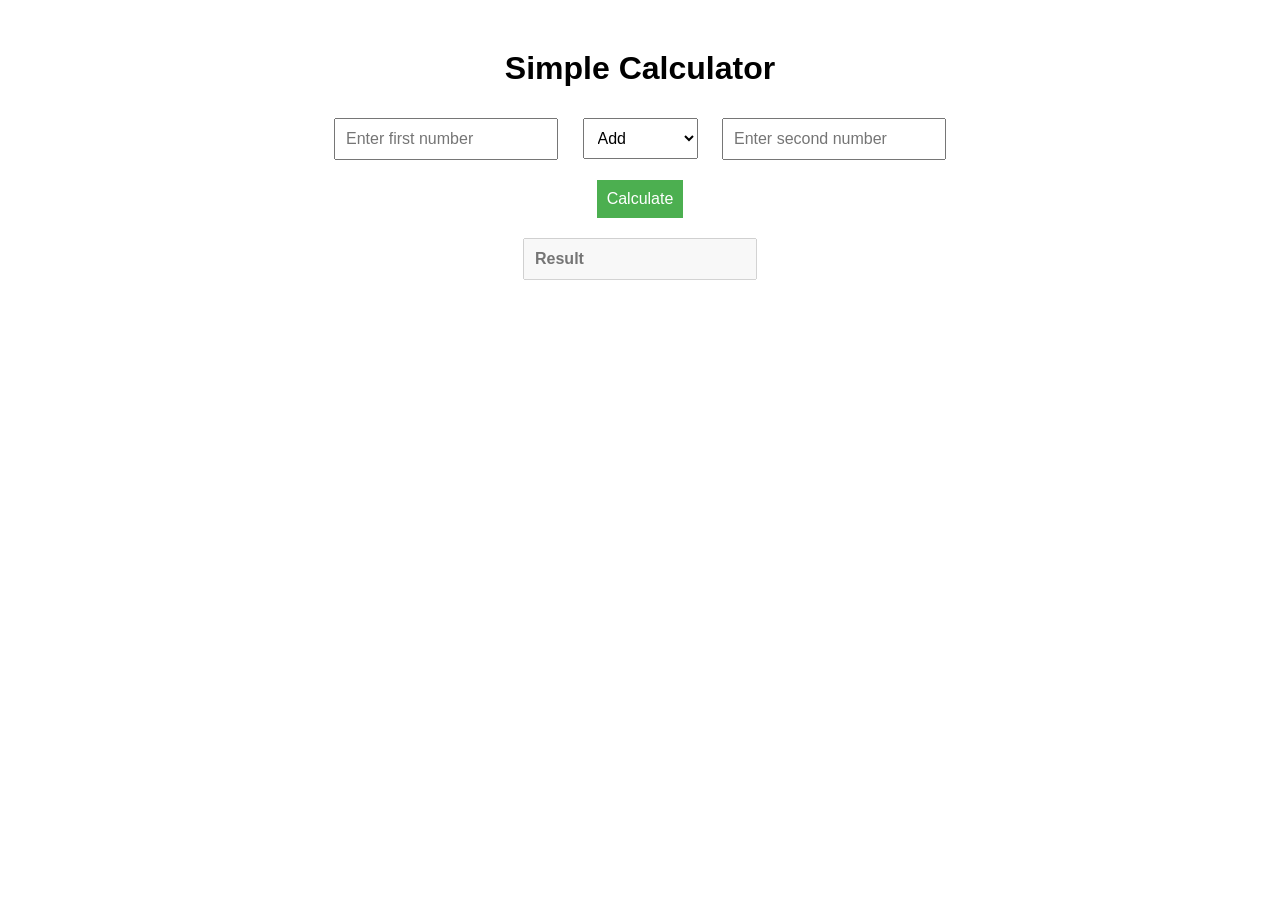
<file: Calculator/index.html>
<!DOCTYPE html>
<html lang="en">
<head>
    <meta charset="UTF-8">
    <meta name="viewport" content="width=device-width, initial-scale=1.0">
    <title>Calculator</title>
    <style>
        body {
            font-family: Arial, sans-serif;
            text-align: center;
            margin-top: 50px;
        }
        input, select, button {
            margin: 10px;
            padding: 10px;
            font-size: 16px;
        }
        button {
            background-color: #4CAF50;
            color: white;
            border: none;
            cursor: pointer;
        }
        button:hover {
            background-color: #45a049;
        }
        #result {
            font-weight: bold;
            color: #333;
        }
    </style>
</head>
<body>
    <h1>Simple Calculator</h1>
    
    <input type="number" id="num1" placeholder="Enter first number">
    
    <select title="operation" id="operation">
        <option value="add">Add</option>
        <option value="subtract">Subtract</option>
        <option value="multiply">Multiply</option>
        <option value="divide">Divide</option>
        <option value="remainder">remainder</option>
    </select>

    <input type="number" id="num2" placeholder="Enter second number">

    <br>
    <button type="button" onclick="calculate()">Calculate</button>
    <br>

    <input type="number" id="result" placeholder="Result" disabled>

    <script>
        function calculate() {
            const num1 = parseFloat(document.getElementById('num1').value);
            const num2 = parseFloat(document.getElementById('num2').value);
            const operation = document.getElementById('operation').value;
            let result;

            if (isNaN(num1) || isNaN(num2)) {
                alert("Please enter valid numbers");
                return;
            }

            switch(operation) {
                case 'add':
                    result = num1 + num2;
                    break;
                case 'subtract':
                    result = num1 - num2;
                    break;
                case 'multiply':
                    result = num1 * num2;
                    break;
                case 'divide':
                    if (num2 !== 0) {
                        result = num1 / num2;
                    } else {
                        alert("Cannot divide by zero");
                        return;
                    }
                    break;
                case 'remainder':
                    result = num1%num2;
                    break;
                default:
                    alert("Invalid operation");
                    return;
            }

            document.getElementById('result').value = result;
        }
    </script>
</body>
</html>
</file>
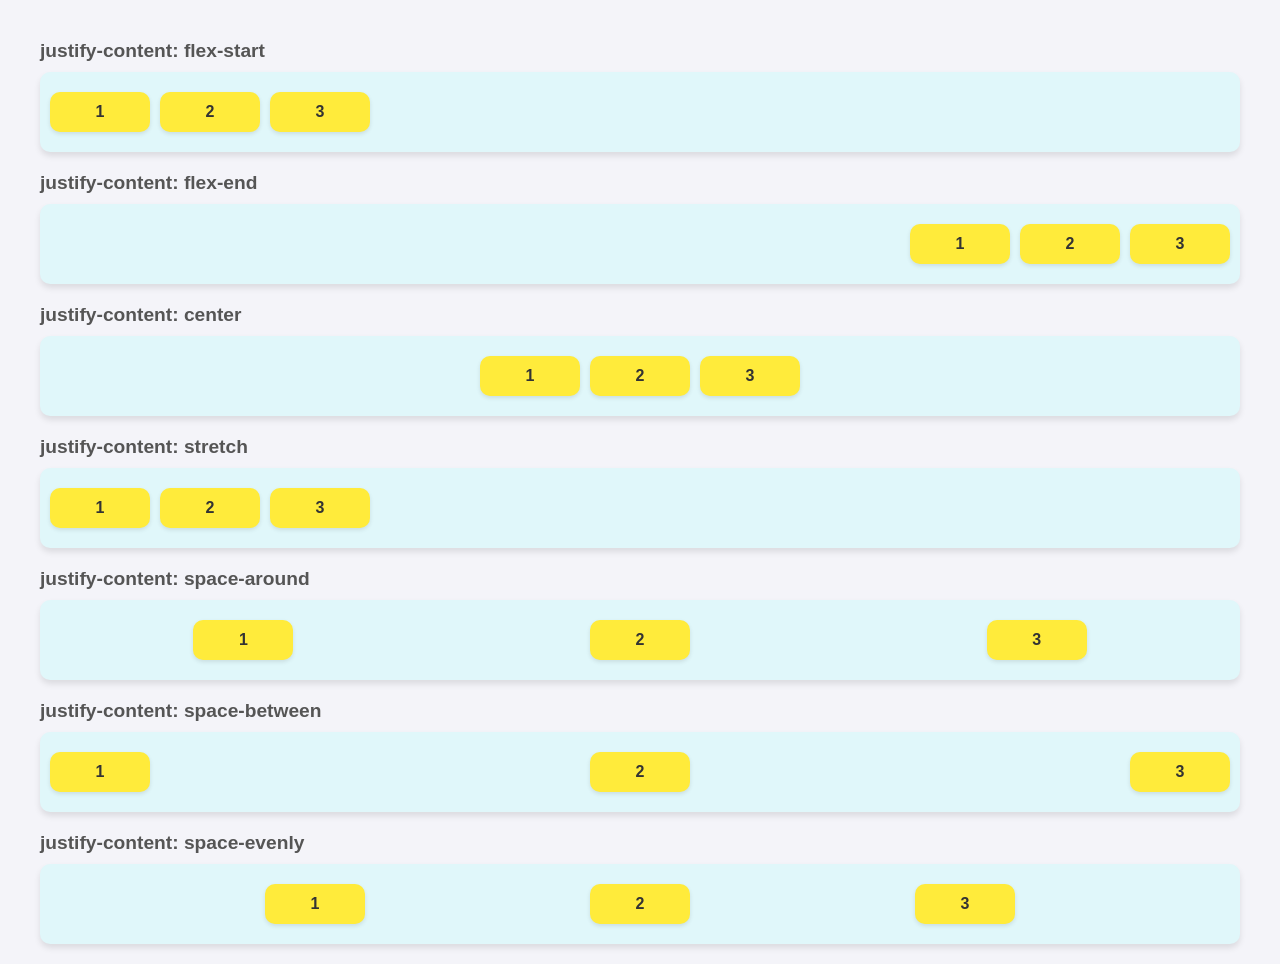
<file: Flex_Layout/index.html>
<!DOCTYPE html>
<html lang="en">
<head>
    <meta charset="UTF-8">
    <meta name="viewport" content="width=device-width, initial-scale=1.0">
    <title>Flex Layout</title>
    <style>
        * {
            margin: 0;
            padding: 0;
            box-sizing: border-box;
        }
        body {
            font-family: Arial, sans-serif;
            background-color: #f4f4f9;
            color: #333;
            padding: 20px;
        }
        .parent {
            max-width: 1200px;
            margin: 0 auto;
        }
        label {
            display: block;
            font-size: 1.2rem;
            font-weight: bold;
            margin: 20px 0 10px;
            color: #555;
        }
        .child {
            width: 100%;
            padding: 10px;
            background-color: #e0f7fa;
            border-radius: 10px;
            display: flex;
            gap: 10px;
            box-shadow: 0 4px 6px rgba(0, 0, 0, 0.1);
        }
        .element {
            width: 100px;
            height: 40px;
            background-color: #ffeb3b;
            margin: 10px 0;
            border-radius: 10px;
            display: flex;
            align-items: center;
            justify-content: center;
            font-weight: bold;
            color: #333;
            box-shadow: 0 2px 4px rgba(0, 0, 0, 0.1);
        }
        #child1 {
            justify-content: flex-start;
        }
        #child2 {
            justify-content: flex-end;
        }
        #child3 {
            justify-content: center;
        }
        #child4 {
            justify-content: stretch;
        }
        #child5 {
            justify-content: space-around;
        }
        #child6 {
            justify-content: space-between;
        }
        #child7 {
            justify-content: space-evenly;
        }
    </style>
</head>
<body>
    <div class="parent">
        <label for="child1">justify-content: flex-start</label>
        <div class="child" id="child1">
            <div class="element">1</div>
            <div class="element">2</div>
            <div class="element">3</div>
        </div>
        <label for="child2">justify-content: flex-end</label>
        <div class="child" id="child2">
            <div class="element">1</div>
            <div class="element">2</div>
            <div class="element">3</div>
        </div>
        <label for="child3">justify-content: center</label>
        <div class="child" id="child3">
            <div class="element">1</div>
            <div class="element">2</div>
            <div class="element">3</div>
        </div>
        <label for="child4">justify-content: stretch</label>
        <div class="child" id="child4">
            <div class="element">1</div>
            <div class="element">2</div>
            <div class="element">3</div>
        </div>
        <label for="child5">justify-content: space-around</label>
        <div class="child" id="child5">
            <div class="element">1</div>
            <div class="element">2</div>
            <div class="element">3</div>
        </div>
        <label for="child6">justify-content: space-between</label>
        <div class="child" id="child6">
            <div class="element">1</div>
            <div class="element">2</div>
            <div class="element">3</div>
        </div>
        <label for="child7">justify-content: space-evenly</label>
        <div class="child" id="child7">
            <div class="element">1</div>
            <div class="element">2</div>
            <div class="element">3</div>
        </div>
    </div>
</body>
</html>
</file>
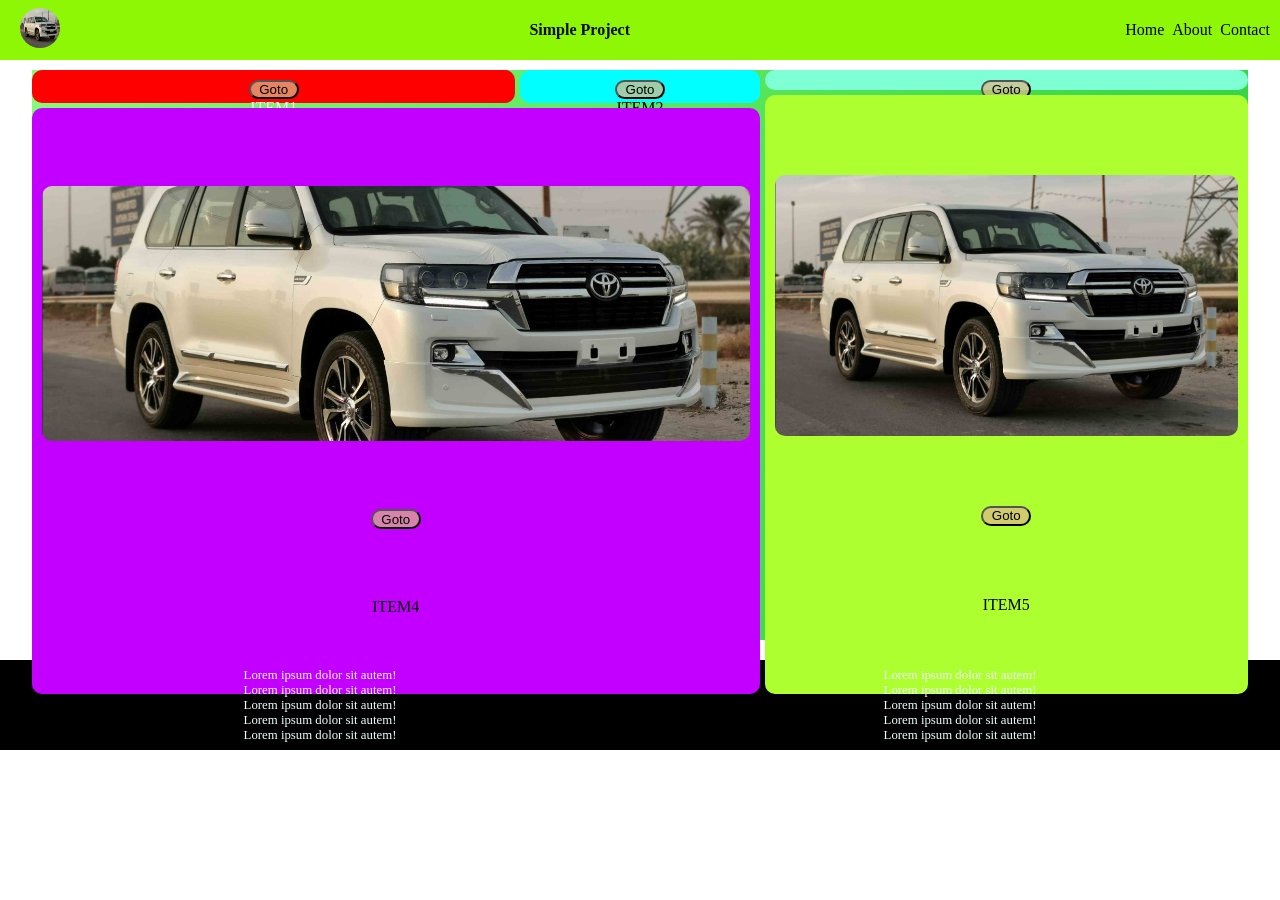
<file: GRID/INDEX.HTML>
<!DOCTYPE html>
<html lang="en">

<head>
    <meta charset="UTF-8">
    <meta name="viewport" content="width=, initial-scale=1.0">
    <title>PROJECT</title>
    <link rel="stylesheet" href="STYLE.CSS">
</head>
 
<body>
    <header>
        <div class="nav1Content ">

            <div class="navLeft">
                <div class="NavLogo">
                    <img src="landcruiser.png" alt="LOGO">
                </div>
                <div class="NavName">
                    <p>Simple Project</p>
                </div>

            </div>

            <div class="NavRight">
                <div class="NavText">
                    <ul>
                        <a href="">Home </a>
                        <a href="">About</a>
                        <a href="">Contact </a>



                    </ul>
                </div>
            </div>
        </div>
    </header>

    <body>
        <div class="Body1">
            <div class="BodyInner">
                <div class="Item Item1">
                    <img src="landcruiser.png" alt="LC">
                    <button class="Buttons ">Goto</button>
                    <div>ITEM1</div>

                </div>
                <div class="Item Item2">
                    <img src="landcruiser.png" alt="LC">
                    <button class="Buttons ">Goto</button>
                    <div> ITEM2</div>
                </div>
                <div class="Item Item3">
                    <img src="landcruiser.png" alt="LC">
                    <button class="Buttons ">Goto</button>
                    ITEM3
                </div>
                <div class="Item Item4">
                    <img src="landcruiser.png" alt="LC">
                    <button class="Buttons ">Goto</button>
                    <DIV>ITEM4</DIV>
                </div>
                <div class="Item Item5">
                    <img src="landcruiser.png" alt="LC">
                    <button class="Buttons ">Goto</button>
                    <div>ITEM5</div>
                </div>

            </div>
        </div>
    </body>

    <footer>
        <div class="Foot">
            <div class="LeftSide">
                <ul>
                    <li>Lorem ipsum dolor sit autem!</li>
                    <li>Lorem ipsum dolor sit autem!</li>
                    <li>Lorem ipsum dolor sit autem!</li>
                    <li>Lorem ipsum dolor sit autem!</li>
                    <li>Lorem ipsum dolor sit autem!</li>
                </ul>
            </div>
            <div>
                <div class="RightSide">
                    <ul>
                        <li>Lorem ipsum dolor sit autem!</li>
                        <li>Lorem ipsum dolor sit autem!</li>
                        <li>Lorem ipsum dolor sit autem!</li>
                        <li>Lorem ipsum dolor sit autem!</li>
                        <li>Lorem ipsum dolor sit autem!</li>
                    </ul>
                </div>
                <div>
                </div>
            </div>
    </footer>

</body>

</html>
</file>
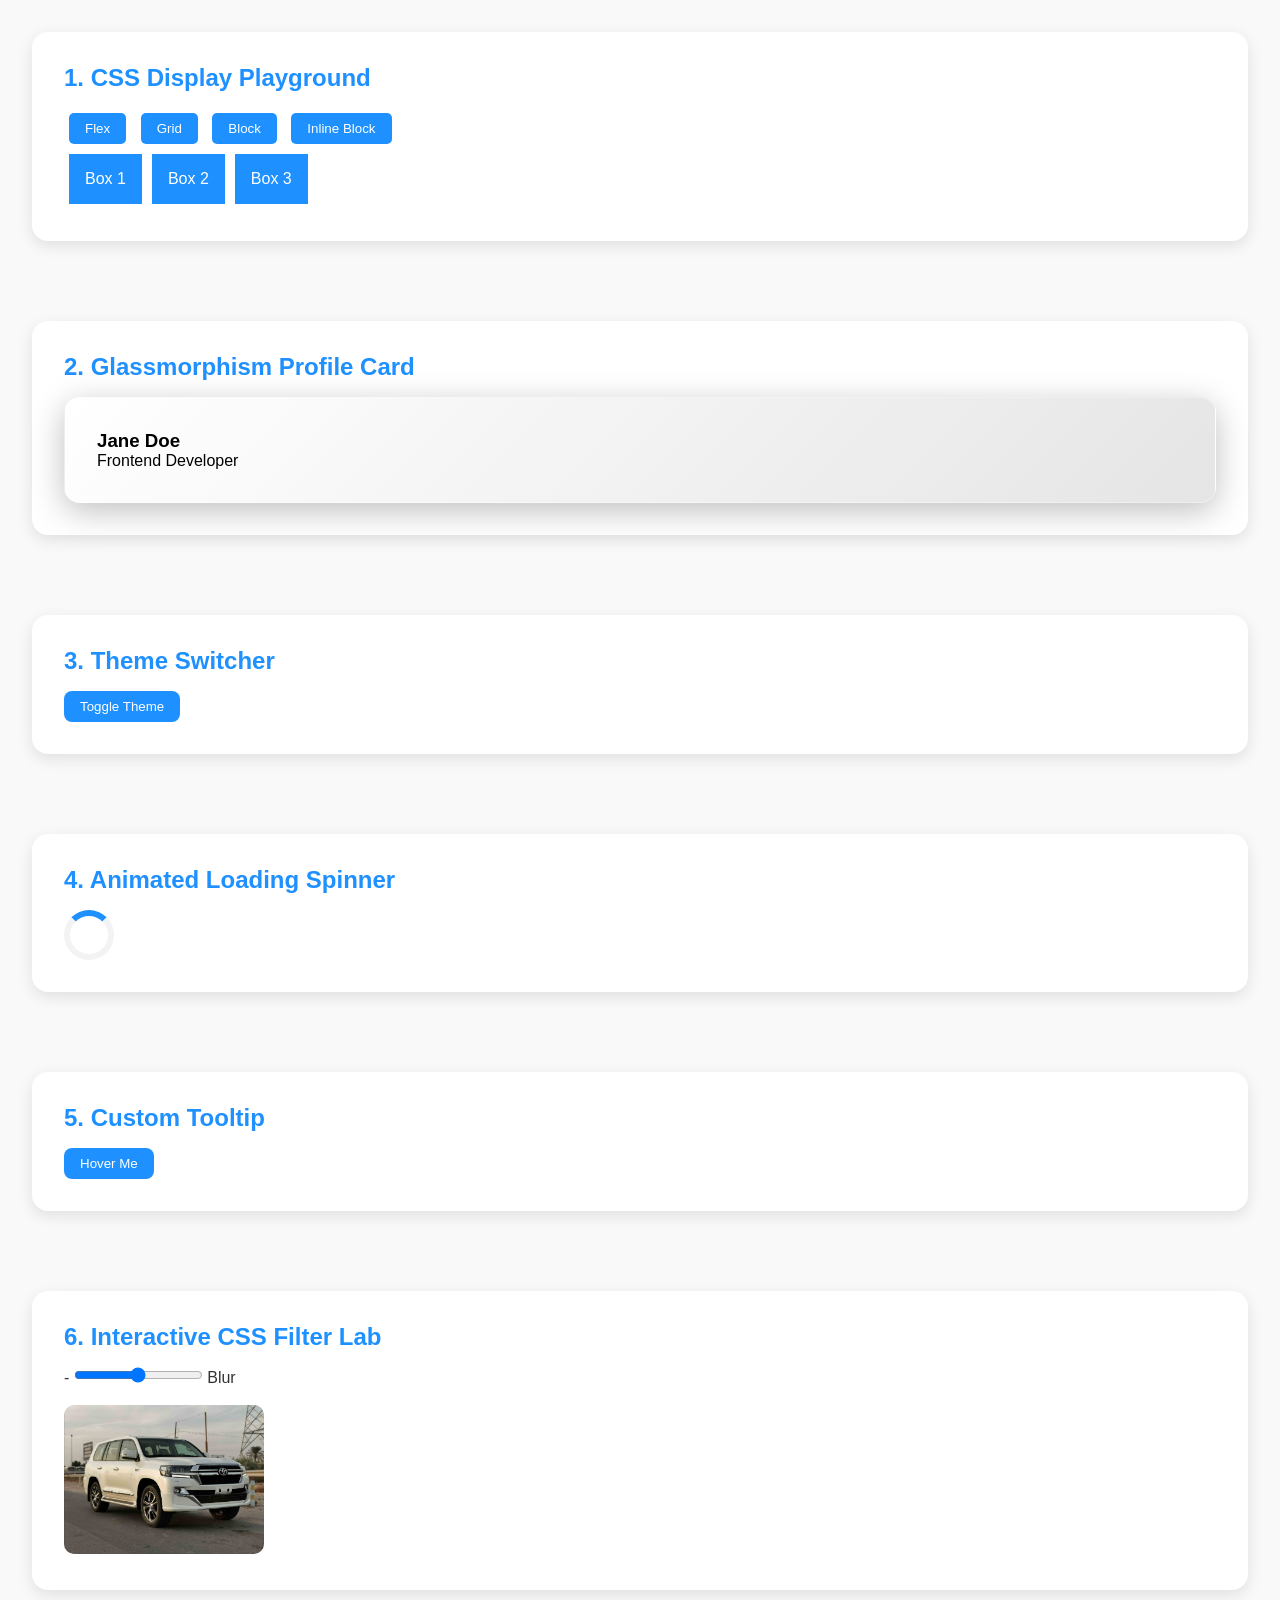
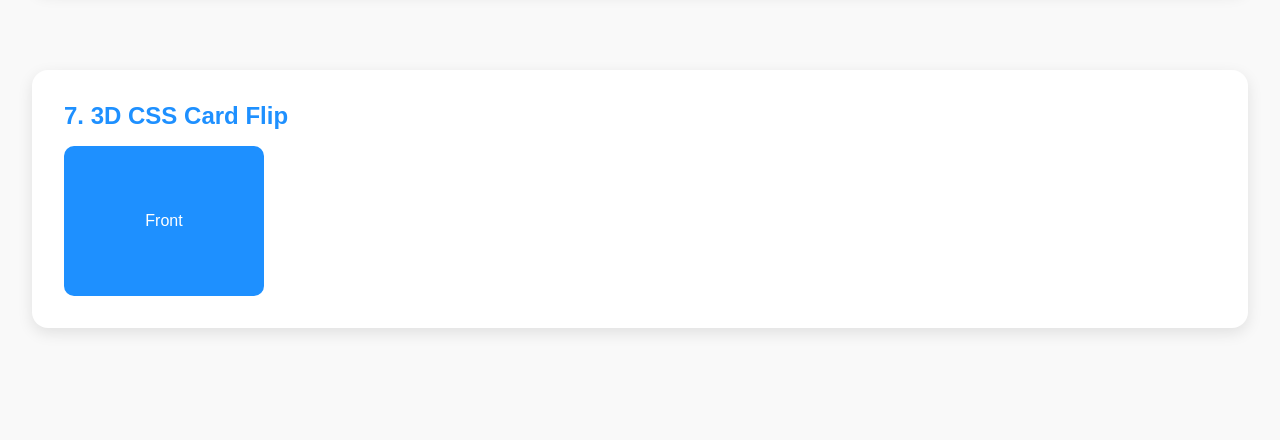
<file: HTML_CSS_JS/index.html>
<!DOCTYPE html>
<html lang="en">
<head>
  <meta charset="UTF-8" />
  <meta name="viewport" content="width=device-width, initial-scale=1.0" />
  <title>HTML/CSS/JS Feature Lab</title>
  <style>
    :root {
      --primary: #1e90ff;
      --bg: #f9f9f9;
      --card-bg: rgba(255, 255, 255, 0.15);
      --card-border: rgba(255, 255, 255, 0.3);
      --shadow: rgba(0, 0, 0, 0.1);
    }

    * {
      box-sizing: border-box;
      margin: 0;
      padding: 0;
      font-family: 'Segoe UI', sans-serif;
    }

    body {
      background: var(--bg);
      color: #333;
      padding: 2rem;
    }

    section {
      margin-bottom: 5rem;
      padding: 2rem;
      border-radius: 1rem;
      background: white;
      box-shadow: 0 5px 15px var(--shadow);
      transition: 0.3s;
    }

    section:hover {
      transform: translateY(-5px);
    }

    h2 {
      margin-bottom: 1rem;
      color: var(--primary);
    }

    /* Section 1: Display Playground */
    .display-container div {
      padding: 1rem;
      background: var(--primary);
      color: white;
      margin: 5px;
    }

    .layout-controls button {
      margin: 5px;
      padding: 0.5rem 1rem;
      border: none;
      border-radius: 5px;
      background: var(--primary);
      color: white;
      cursor: pointer;
      transition: 0.3s;
    }

    .layout-controls button:hover::after {
      content: attr(data-tip);
      position: absolute;
      background: #000;
      color: #fff;
      padding: 5px 10px;
      border-radius: 5px;
      font-size: 0.75rem;
      white-space: nowrap;
      transform: translateY(-150%);
    }

    /* Section 2: Glassmorphism Profile Card */
    .glass-card {
      background: var(--card-bg);
      border: 1px solid var(--card-border);
      border-radius: 1rem;
      -webkit-backdrop-filter: blur(10px);
      backdrop-filter: blur(10px);
      padding: 2rem;
      color: #000000;
      background-image: linear-gradient(135deg, rgba(255,255,255,0.1), rgba(0,0,0,0.1));
      box-shadow: 0 8px 32px 0 rgba(0,0,0,0.25);
    }

    /* Section 3: Theme Switcher */
    .theme-toggle {
      padding: 0.5rem 1rem;
      border-radius: 8px;
      background: var(--primary);
      color: white;
      border: none;
      cursor: pointer;
    }

    /* Section 4: Loading Animation */
    .loader {
      width: 50px;
      height: 50px;
      border: 6px solid #f3f3f3;
      border-top: 6px solid var(--primary);
      border-radius: 50%;
      animation: spin 1s linear infinite;
    }

    @keyframes spin {
      to { transform: rotate(360deg); }
    }

    /* Section 5: Custom Tooltips */
    .tooltip-wrapper {
      position: relative;
      display: inline-block;
    }
    .tooltip-wrapper:hover::after {
      content: attr(data-tooltip);
      position: absolute;
      top: -40px;
      left: 0;
      background: black;
      color: white;
      padding: 5px 10px;
      border-radius: 5px;
      font-size: 0.75rem;
    }

    /* Section 6: CSS Filter Lab */
    .filter-preview {
      filter: var(--currentFilter, none);
      transition: 0.3s;
      width: 200px;
      border-radius: 10px;
    }

    /* Section 7: 3D Card Flip */
    .card-flip {
      perspective: 1000px;
    }
    .flip-inner {
      width: 200px;
      height: 150px;
      transition: transform 0.6s;
      transform-style: preserve-3d;
      position: relative;
    }
    .card-flip:hover .flip-inner {
      transform: rotateY(180deg);
    }
    .flip-front, .flip-back {
      position: absolute;
      width: 100%;
      height: 100%;
      backface-visibility: hidden;
      border-radius: 10px;
      display: flex;
      justify-content: center;
      align-items: center;
    }
    .flip-front {
      background: var(--primary);
      color: white;
    }
    .flip-back {
      background: #eee;
      transform: rotateY(180deg);
    }
  </style>
</head>
<body>
  <section>
    <h2>1. CSS Display Playground</h2>
    <div class="layout-controls">
      <button onclick="setDisplay('flex')" data-tip="Display: Flex">Flex</button>
      <button onclick="setDisplay('grid')" data-tip="Display: Grid">Grid</button>
      <button onclick="setDisplay('block')" data-tip="Display: Block">Block</button>
      <button onclick="setDisplay('inline-block')" data-tip="Inline-Block">Inline Block</button>
    </div>
    <div class="display-container" id="displayBox" style="display: flex">
      <div>Box 1</div>
      <div>Box 2</div>
      <div>Box 3</div>
    </div>
  </section>

  <section>
    <h2>2. Glassmorphism Profile Card</h2>
    <div class="glass-card">
      <h3>Jane Doe</h3> 
      <p>Frontend Developer</p>
    </div>
  </section>

  <section>
    <h2>3. Theme Switcher</h2>
    <button class="theme-toggle" onclick="toggleTheme()">Toggle Theme</button>
  </section>

  <section>
    <h2>4. Animated Loading Spinner</h2>
    <div class="loader"></div>
  </section>

  <section>
    <h2>5. Custom Tooltip</h2>
    <div class="tooltip-wrapper" data-tooltip="I'm a tooltip! Hover me.">
      <button class="theme-toggle">Hover Me</button>
    </div>
  </section>

  <section>
    <h2>6. Interactive CSS Filter Lab</h2>
    <label for="blurRange">-</label>
    <input type="range" min="0" max="100" id="blurRange" /> Blur
    <br /><br />
    <img src="../GRID/landcruiser.png" class="filter-preview" id="filterImg" alt=""/>
  </section>

  <section>
    <h2>7. 3D CSS Card Flip</h2>
    <div class="card-flip">
      <div class="flip-inner">
        <div class="flip-front">Front</div>
        <div class="flip-back">Back</div>
      </div>
    </div>
  </section>

  <script>
    function setDisplay(type) {
      document.getElementById("displayBox").style.display = type;
    }

    function toggleTheme() {
      const current = getComputedStyle(document.documentElement).getPropertyValue('--bg');
      if (current.includes('f9f9f9')) {
        document.documentElement.style.setProperty('--bg', '#1e1e1e');
        document.documentElement.style.setProperty('--primary', '#ff6f61');
      } else {
        document.documentElement.style.setProperty('--bg', '#f9f9f9');
        document.documentElement.style.setProperty('--primary', '#1e90ff');
      }
    }

    document.getElementById("blurRange").addEventListener("input", function(e) {
      const val = e.target.value;
      document.documentElement.style.setProperty('--currentFilter', `blur(${val / 10}px)`);
    });
  </script>
</body>
</html>
</file>
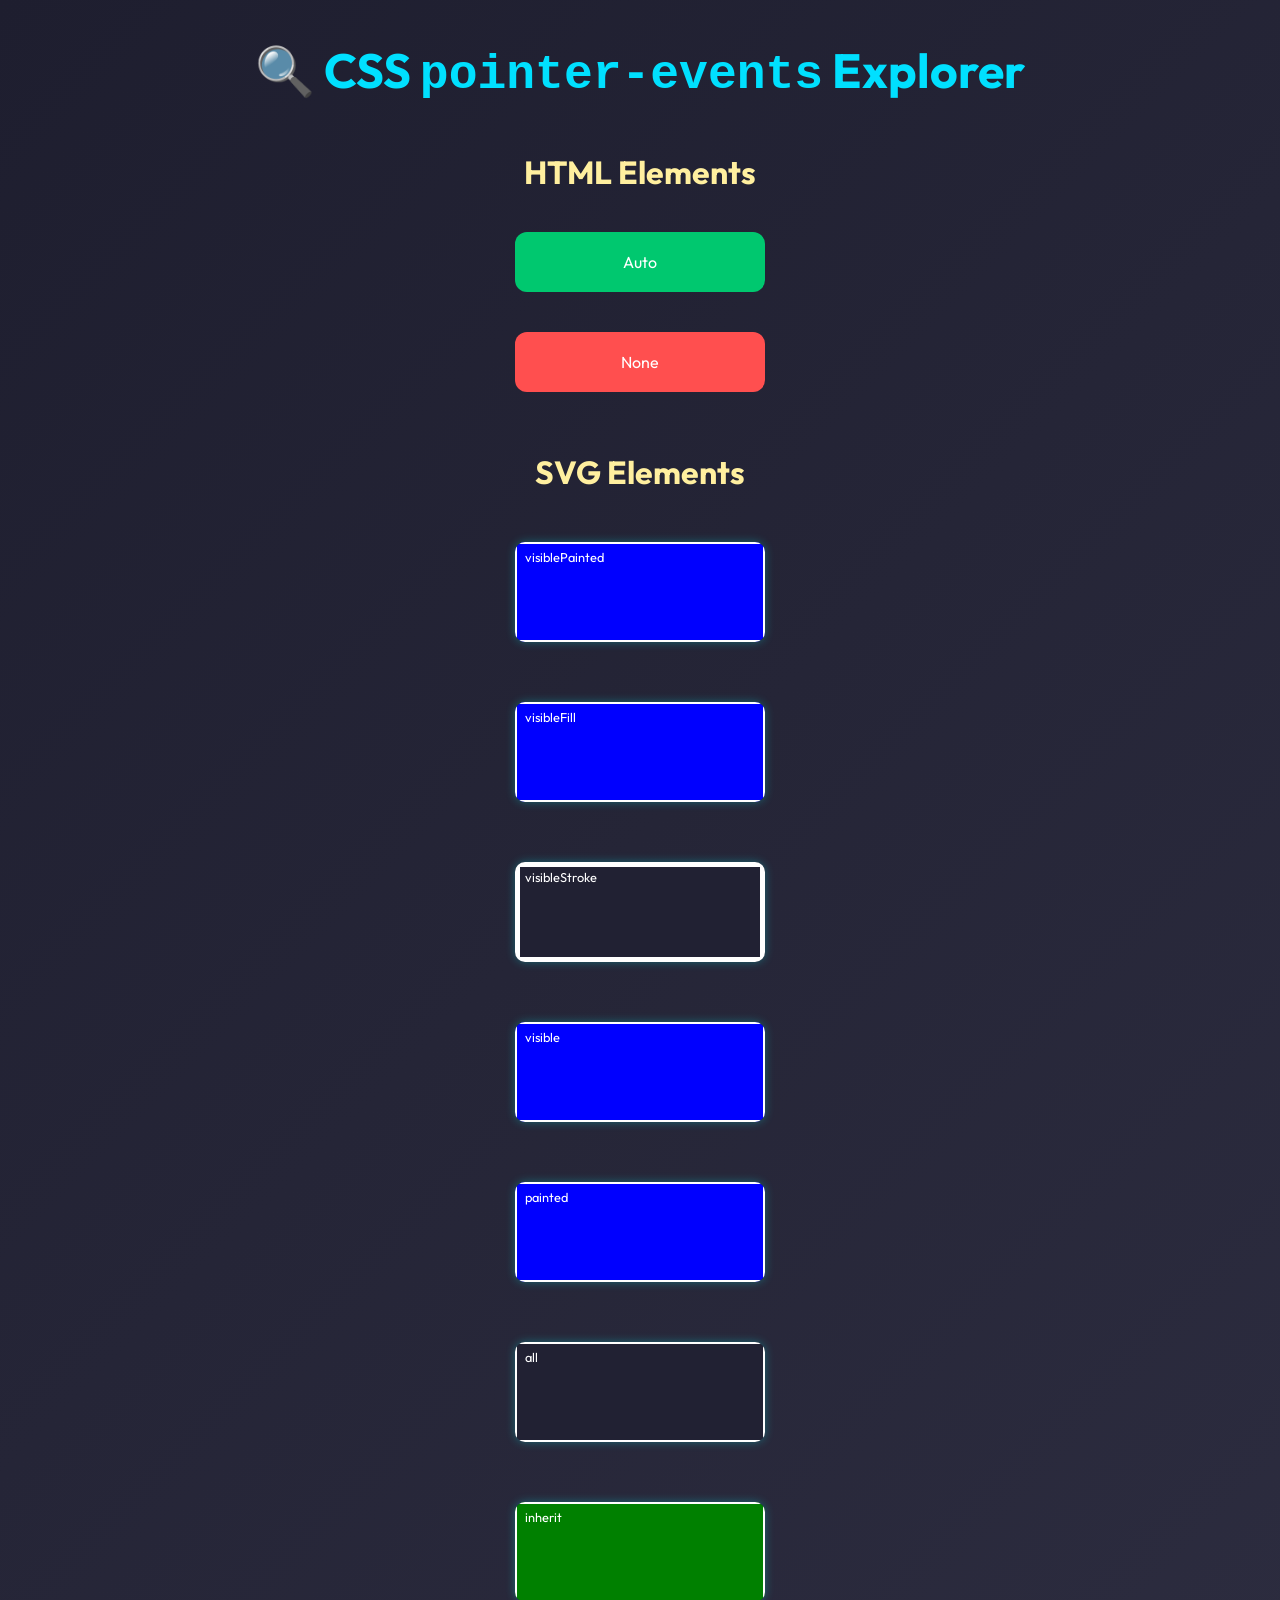
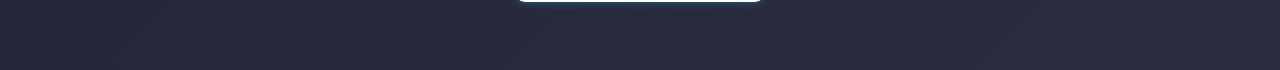
<file: Pointer-Events/index.html>
<!DOCTYPE html>
<html lang="en">
<head>
  <meta charset="UTF-8" />
  <meta name="viewport" content="width=device-width, initial-scale=1.0" />
  <title>pointer-events Explorer</title>
  <style>
    @import url('https://fonts.googleapis.com/css2?family=Outfit:wght@400;700&display=swap');

    * {
      box-sizing: border-box;
      margin: 0;
      padding: 0;
    }

    body {
      font-family: 'Outfit', sans-serif;
      background: linear-gradient(135deg, #1e1e2f, #2c2c3f);
      color: #fff;
      padding: 40px;
    }

    h1 {
      font-size: 3rem;
      margin-bottom: 10px;
      text-align: center;
      color: #00e0ff;
    }

    h2 {
      font-size: 2rem;
      margin: 40px 0 20px;
      color: #ffef9f;
    }

    .box {
      width: 250px;
      height: 60px;
      margin: 20px auto;
      line-height: 60px;
      text-align: center;
      border-radius: 12px;
      position: relative;
      transition: transform 0.3s ease;
    }

    .box:hover {
      transform: scale(1.05);
    }

    .clickable {
      background: #00c86f;
    }

    .unclickable {
      background: #ff4f4f;
    }

    .info-box {
      position: absolute;
      top: -70px;
      left: 50%;
      transform: translateX(-50%);
      background-color: #333;
      color: #fff;
      padding: 10px 15px;
      border-radius: 10px;
      white-space: nowrap;
      opacity: 0;
      pointer-events: none;
      transition: opacity 0.3s ease;
      font-size: 0.85rem;
      z-index: 10;
    }

    .box:hover .info-box {
      opacity: 1;
    }

    svg {
      width: 250px;
      height: 100px;
      margin: 30px auto;
      display: block;
      border-radius: 10px;
      background: #212133;
      box-shadow: 0 0 10px rgba(0, 255, 255, 0.3);
    }

    text {
      pointer-events: none;
      fill: white;
      font-size: 0.8rem;
    }

    .wrapper {
      display: flex;
      flex-direction: column;
      align-items: center;
    }
  </style>
</head>
<body>
  <h1>🔍 CSS <code>pointer-events</code> Explorer</h1>

  <div class="wrapper">
    <h2>HTML Elements</h2>

    <div class="box clickable" style="pointer-events: auto;" onclick="alert('auto clicked')">
      Auto
      <div class="info-box">Responds to pointer events as normal (default)</div>
    </div>

    <div class="box unclickable" style="pointer-events: none;" onclick="alert('none clicked')">
      None
      <div class="info-box">Element will not respond to any pointer events</div>
    </div>

    <h2>SVG Elements</h2>

    <svg onclick="alert('visiblePainted clicked')">
      <rect width="250" height="100" fill="blue" stroke="white" stroke-width="4" pointer-events="visiblePainted"/>
      <text x="10" y="20">visiblePainted</text>
      <title>Only painted (filled/stroked) visible parts respond</title>
    </svg>

    <svg onclick="alert('visibleFill clicked')">
      <rect width="250" height="100" fill="blue" stroke="white" stroke-width="4" pointer-events="visibleFill"/>
      <text x="10" y="20">visibleFill</text>
      <title>Only visible fill area responds</title>
    </svg>

    <svg onclick="alert('visibleStroke clicked')">
      <rect width="250" height="100" fill="none" stroke="white" stroke-width="10" pointer-events="visibleStroke"/>
      <text x="10" y="20">visibleStroke</text>
      <title>Only visible stroke area responds</title>
    </svg>

    <svg onclick="alert('visible clicked')">
      <rect width="250" height="100" fill="blue" stroke="white" stroke-width="4" pointer-events="visible"/>
      <text x="10" y="20">visible</text>
      <title>All visible parts respond to events</title>
    </svg>

    <svg onclick="alert('painted clicked')">
      <rect width="250" height="100" fill="blue" stroke="white" stroke-width="4" pointer-events="painted"/>
      <text x="10" y="20">painted</text>
      <title>Painted areas respond, even if invisible</title>
    </svg>

    <svg onclick="alert('all clicked')">
      <rect width="250" height="100" fill="transparent" stroke="white" stroke-width="4" pointer-events="all"/>
      <text x="10" y="20">all</text>
      <title>Everything responds, even transparent parts</title>
    </svg>

    <div style="pointer-events: auto;">
      <svg onclick="alert('inherit clicked')">
        <rect width="250" height="100" fill="green" stroke="white" stroke-width="4" pointer-events="inherit"/>
        <text x="10" y="20">inherit</text>
        <title>Inherits pointer-events behavior from parent</title>
      </svg>
    </div>
  </div>
</body>
</html>
</file>
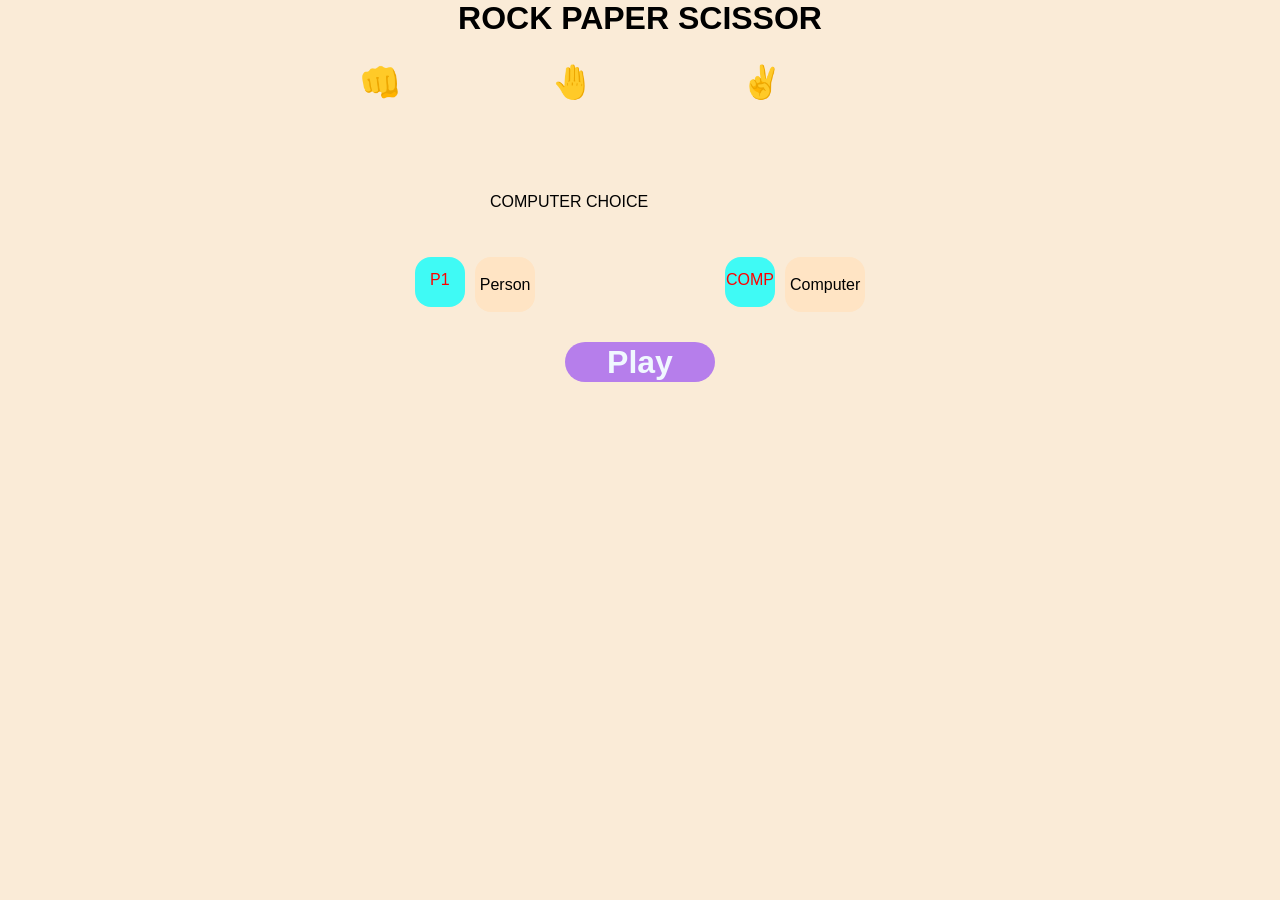
<file: ROCK-PAPER-SCISSORS/index.html>
<!DOCTYPE html>
<html lang="en">

<head>
    <meta charset="UTF-8">
    <meta name="viewport" content="width=device-width, initial-scale=1.0">
    <title>ROCK PAPER SCISSOR</title>


    <link rel="stylesheet" href="style.css">
    <link rel="shortcut icon"
        href="https://khayadillon.github.io/rock-paper-scissors-game/imgs_fonts/rock_paper_scissors_logo.jpg"
        type="image/x-icon">
</head>

<body>
    <div>
        <h1>ROCK PAPER SCISSOR</h1>
    </div>
    <div class="icons">
        <div class="ImgCont">
            <p class=" IMG  ROCK">👊</p>
        </div>
        <div class="ImgCont">
            <p class=" IMG  PAPER">🤚</p>
        </div>
        <div class="ImgCont">
            <p class=" IMG  SCISSOR">✌️</p>
        </div>
    </div>

    <div class="comop">
        <p class="t1">COMPUTER CHOICE</p>
        <p class="ComT">  </p>
    </div>

    <div class="Players">
        <div class="P1">
            <div class="Logo">P1</div>
            <div class="Name">Person</div>
        </div>
        <div class="P1">
            <div class="Logo">COMP</div>
            <div class="Name">Computer</div>
        </div>
    </div>
    <div>
        <button class="Play">Play</button>
    </div>
    <script src="app.js"></script>
</body>

</html>
</file>
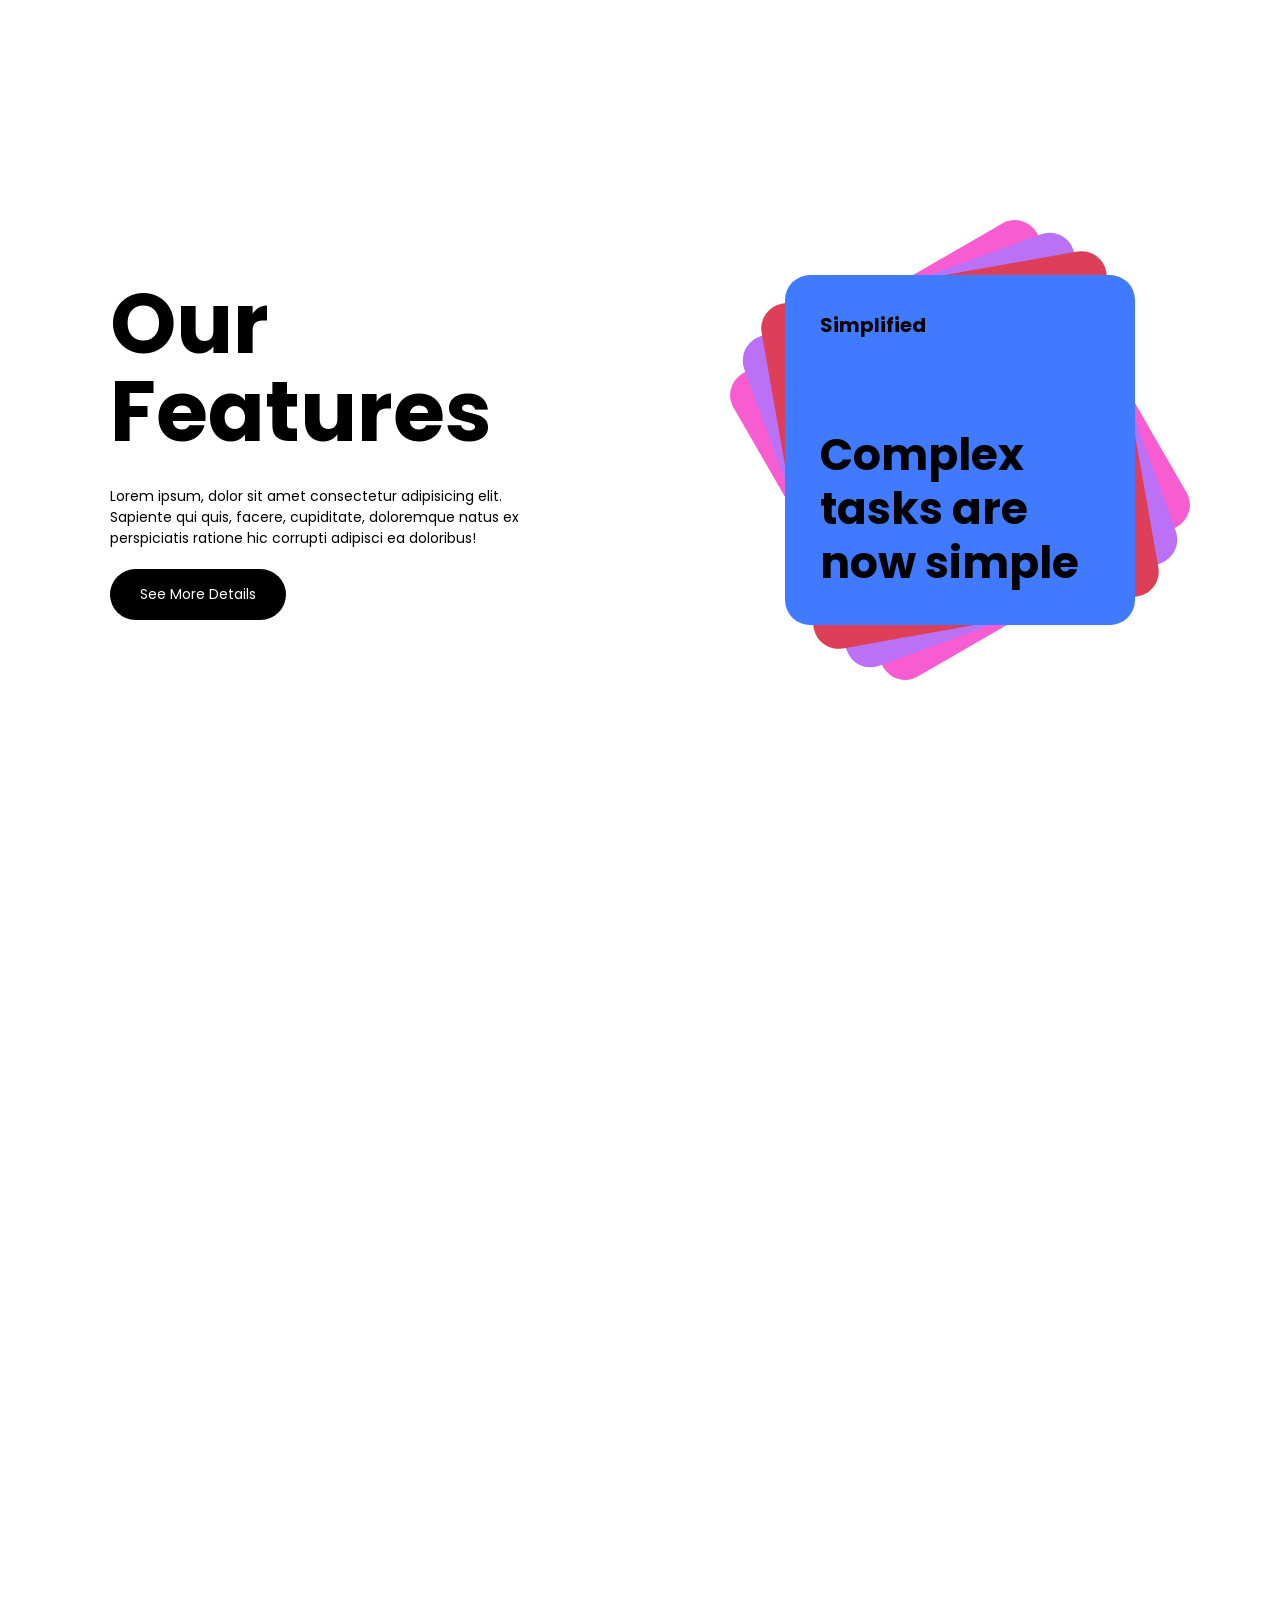
<file: StackCards/index.html>
<!DOCTYPE html>
<html lang="en">
  <head>
    <meta charset="UTF-8" />
    <meta name="viewport" content="width=device-width, initial-scale=1.0" />
    <title>Stacked Cards</title>
    <!--Google Fonts-->
    <link rel="preconnect" href="https://fonts.googleapis.com" />
    <link rel="preconnect" href="https://fonts.gstatic.com" crossorigin />
    <link
      href="https://fonts.googleapis.com/css2?family=Plus+Jakarta+Sans:wght@200;300;400;500;600;700;800&family=Poppins:wght@100;200;300;400;500;600;700;800;900&display=swap"
      rel="stylesheet"
    />
    <style>
      body {
        width: 100%;
        height: fit-content;
        margin: 0;
        padding: 0;
      }
      .stack-area {
        width: 100%;
        height: 300vh;
        position: relative;
        background: white;
        display: flex;
      }
      .left {
        height: 100vh;
        flex-basis: 50%;
        position: sticky;
        top: 0;
        left: 0;
      }
      .right {
        height: 100vh;
        flex-basis: 50%;
        position: sticky;
        top: 0;
      }
      /*Styling for the left elements content starts here...*/
      .left {
        display: flex;
        align-items: center;
        justify-content: center;
        box-sizing: border-box;
        align-items: center;
        flex-direction: column;
      }
      .title {
        width: 420px;
        font-size: 84px;
        font-family: poppins;
        font-weight: 700;
        line-height: 88px;
      }
      .sub-title {
        width: 420px;
        font-family: poppins;
        font-size: 14px;
        margin-top: 30px;
      }
      .sub-title button {
        font-family: poppins;
        font-size: 14px;
        padding: 15px 30px;
        background: black;
        color: white;
        border-radius: 8mm;
        border: none;
        outline: none;
        cursor: pointer;
        margin-top: 20px;
      }
      /*Styling for the left elements content ends here...*/

      .card {
        width: 350px;
        height: 350px;
        border-radius: 25px;
        margin-bottom: 10px;
        position: absolute;
        top: calc(50% - 175px);
        left: calc(50% - 175px);
        transition: 0.5s ease-in-out;
      }
      .card:nth-child(1) {
        background: rgb(64, 122, 255);
      }
      .card:nth-child(2) {
        background: rgb(221, 62, 88);
      }
      .card:nth-child(3) {
        background: rgb(186, 113, 245);
      }
      .card:nth-child(4) {
        background: rgb(247, 92, 208);
      }

      /*Styling for the card content starts here...*/
      .card {
        box-sizing: border-box;
        padding: 35px;
        display: flex;
        justify-content: space-between;
        flex-direction: column;
      }
      .sub {
        font-family: poppins;
        font-size: 20px;
        font-weight: 700;
      }
      .content {
        font-family: poppins;
        font-size: 44px;
        font-weight: 700;
        line-height: 54px;
      }
      /*Styling for the card content ends here...*/

      .away {
        transform-origin: bottom left;
      }
    </style>
  </head>
  <body>
    <div class="stack-area">
      <div class="left">
        <div class="title">Our Features</div>
        <div class="sub-title">
          Lorem ipsum, dolor sit amet consectetur adipisicing elit. Sapiente qui
          quis, facere, cupiditate, doloremque natus ex perspiciatis ratione hic
          corrupti adipisci ea doloribus!
          <br />
          <button>See More Details</button>
        </div>
      </div>
      <div class="right">
        <div class="card">
          <div class="sub">Simplified</div>
          <div class="content">Complex tasks are now simple</div>
        </div>
        <div class="card">
          <div class="sub">Boost Productivity</div>
          <div class="content">Perform Tasks in less time</div>
        </div>
        <div class="card">
          <div class="sub">Facilitated learning</div>
          <div class="content">train anyone from anywhere</div>
        </div>
        <div class="card">
          <div class="sub">Support</div>
          <div class="content">Now its 24/7 support</div>
        </div>
      </div>
    </div>

    <script>
      let cards = document.querySelectorAll(".card");

      let stackArea = document.querySelector(".stack-area");

      function rotateCards() {
        let angle = 0;
        cards.forEach((card, index) => {
          if (card.classList.contains("away")) {
            card.style.transform = `translateY(-120vh) rotate(-48deg)`;
          } else {
            card.style.transform = ` rotate(${angle}deg)`;
            angle = angle - 10;
            card.style.zIndex = cards.length - index;
          }
        });
      }

      rotateCards();

      window.addEventListener("scroll", () => {
        let distance = window.innerHeight * 0.5;

        let topVal = stackArea.getBoundingClientRect().top;

        let index = -1 * (topVal / distance + 1);

        index = Math.floor(index);

        for (i = 0; i < cards.length; i++) {
          if (i <= index) {
            cards[i].classList.add("away");
          } else {
            cards[i].classList.remove("away");
          }
        }
        rotateCards();
      });
    </script>
  </body>
</html>
</file>
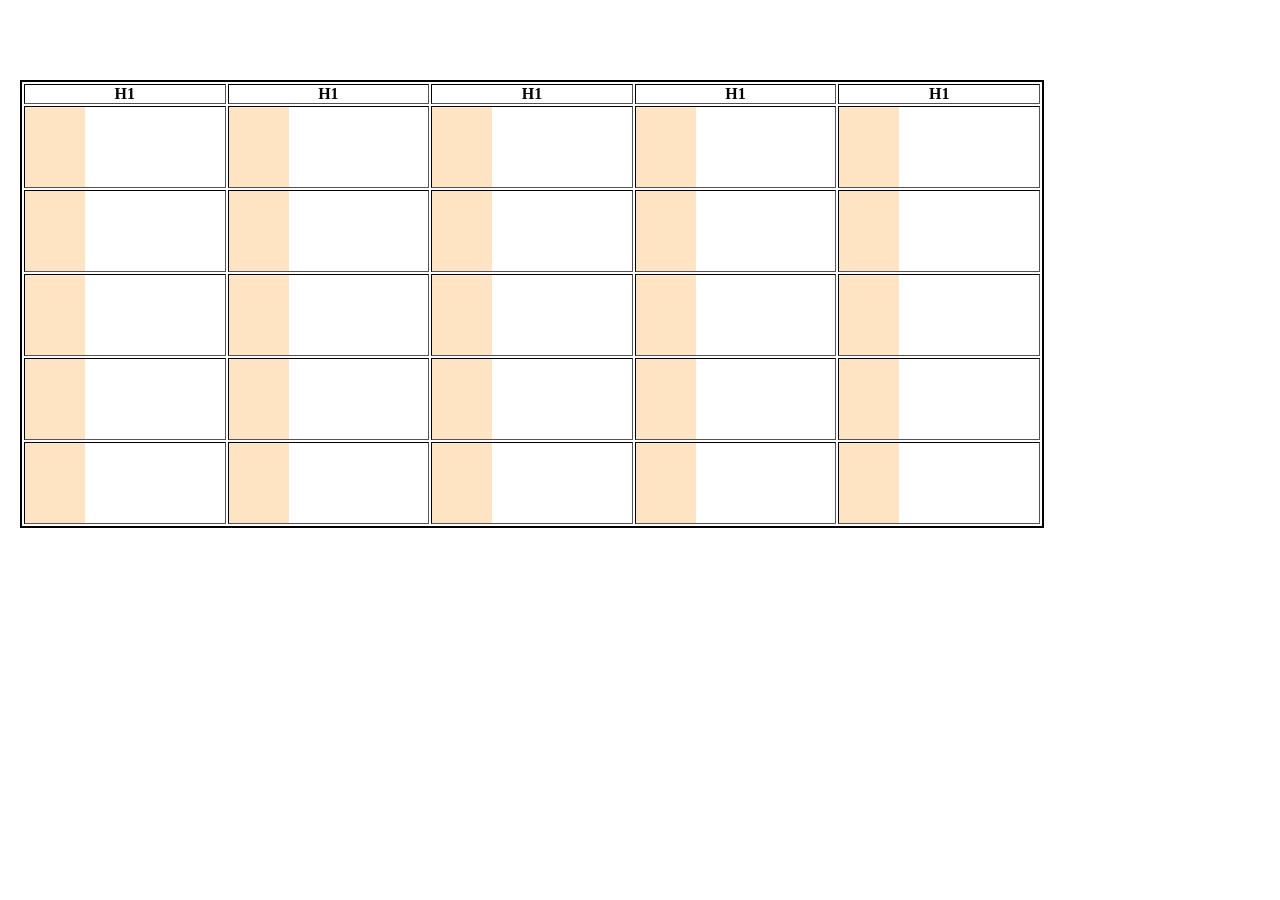
<file: TABLE&JS/index.html>
<!DOCTYPE html>
<html lang="en">

<head>
    <meta charset="UTF-8">
    <meta name="viewport" content="width=device-width, initial-scale=1.0">
    <title>project2</title>
    <link rel="stylesheet" href="style.css">
</head>

<body>

    </div>

    <table border="">
        <thead>
            <th class="H1">H1</th>
            <th class="H1">H1</th>
            <th class="H1">H1</th>
            <th class="H1">H1</th>
            <th class="H1">H1</th>
        </thead>
        <tbody>

        
        
            <tr class="R1">
                <td class="B1">B1D1</td>
                <td class="B1">B1D1</td>
                <td class="B1">B1D1</td>
                <td class="B1">B1D1</td>
                <td class="B1">B1D1</td>
            </tr>
            <tr class="R1">
                <td class="B1">B1D1</td>
                <td class="B1">B1D1</td>
                <td class="B1">B1D1</td>
                <td class="B1">B1D1</td>
                <td class="B1">B1D1</td>
            </tr>
            <tr class="R1">
                <td class="B1">B1D1</td>
                <td class="B1">B1D1</td>
                <td class="B1">B1D1</td>
                <td class="B1">B1D1</td>
                <td class="B1">B1D1</td>
            </tr>
            <tr class="R1">
                <td class="B1">B1D1</td>
                <td class="B1">B1D1</td>
                <td class="B1">B1D1</td>
                <td class="B1">B1D1</td>
                <td class="B1">B1D1</td>
            </tr>
            <tr class="R1">
                <td class="B1">B1D1</td>
                <td class="B1">B1D1</td>
                <td class="B1">B1D1</td>
                <td class="B1">B1D1</td>
                <td class="B1">B1D1</td>
            </tr>
        </tbody>
    </table>

 
    <script src="script.js"></script>
</body>

</html>
</file>
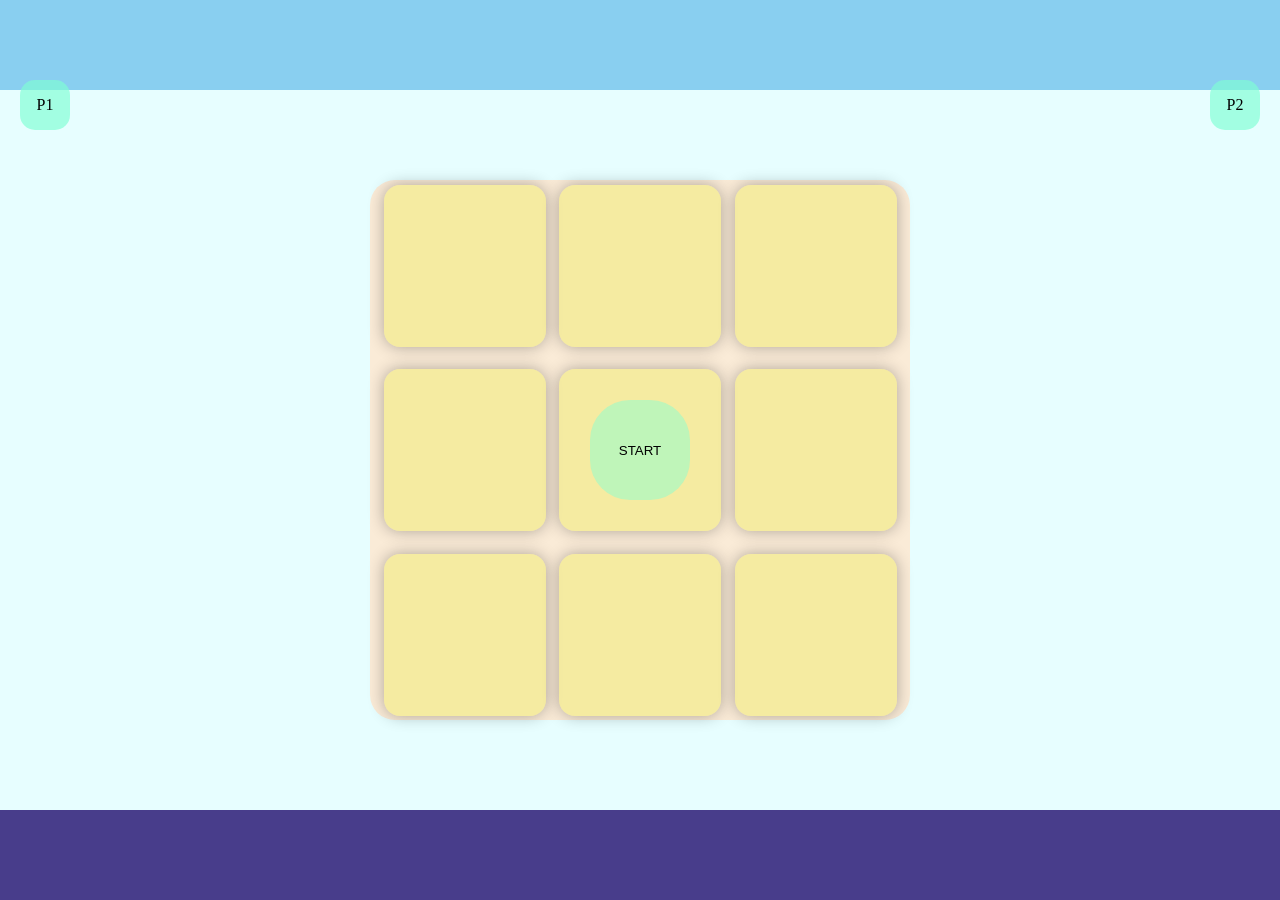
<file: TIK-TAC-TOE/index.html>
<!DOCTYPE html>
<html lang="en">

<head>
    <meta charset="UTF-8">
    <meta name="viewport" content="width=device-width, initial-scale=1.0">
    <title>Tick_Tack_Toe</title>
    <link rel="stylesheet" href="style.css">
</head>

<body>
    <header>
        <div class="head">
            
        </div>
    </header>

    <main>

        <div class="main">

            <div class="P1">
                P1
            </div>
            <div class="P2">
                P2
            </div>
            <div class="gameB">
                    <button class="BT"></button>
                    <button class="BT"></button>
                    <button class="BT"></button>
                    <button class="BT"></button>
                    <button class="BT"></button>
                    <button class="BT"></button>
                    <button class="BT"></button>
                    <button class="BT"></button>
                    <button class="BT"></button>
            </div>
<button class="start">START</button>
        </div>

    </main>

    <footer>
        <div class="foot"></div>
    </footer>

    <script src="script.js"></script>
</body>

</html>
</file>
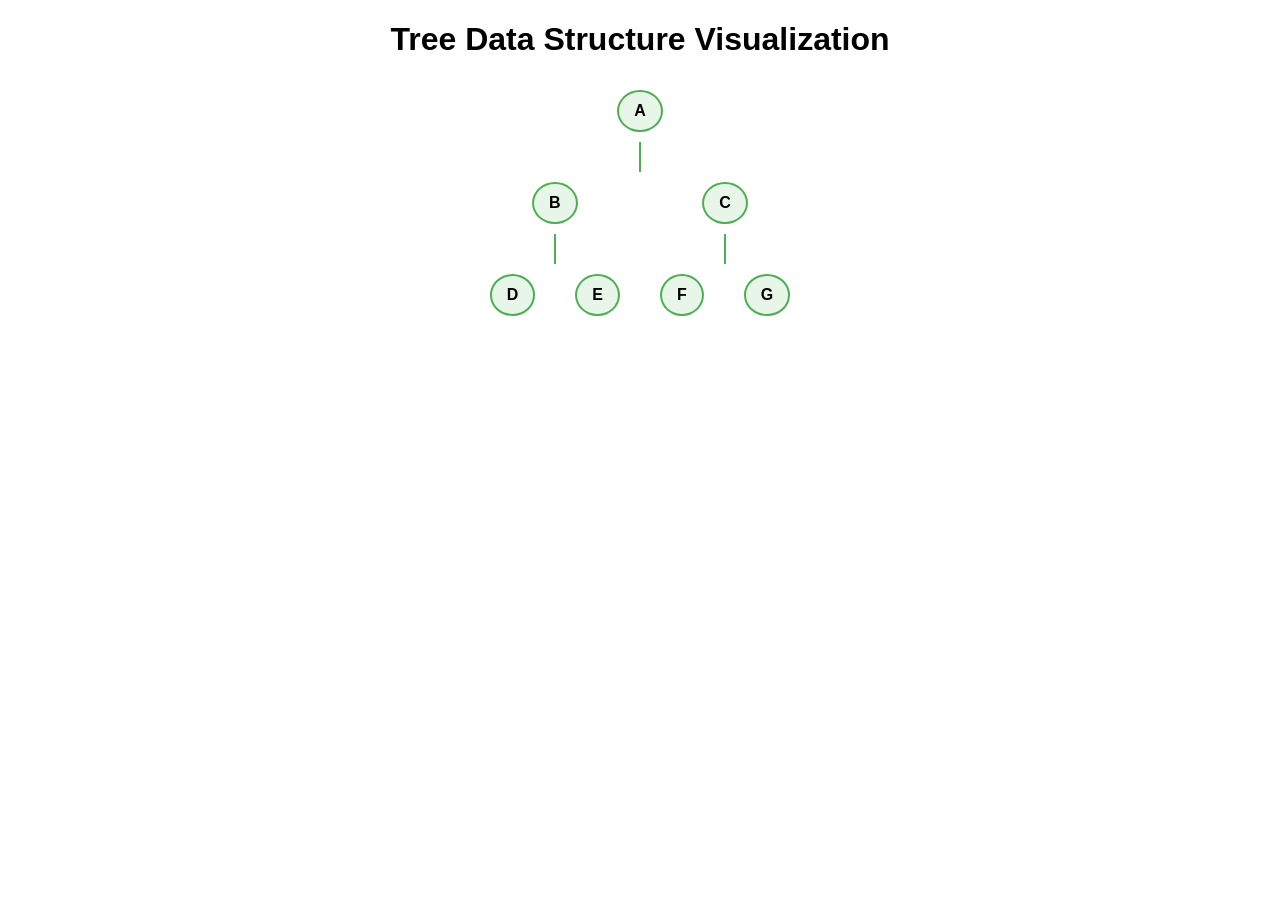
<file: Tree/index.html>
<!DOCTYPE html>
<html lang="en">
<head>
    <meta charset="UTF-8">
    <meta name="viewport" content="width=device-width, initial-scale=1.0">
    <title>Tree Data Structure</title>
    <style>
        body {
            font-family: Arial, sans-serif;
            text-align: center;
            margin: 20px;
        }
        .tree {
            display: flex;
            justify-content: center;
            align-items: center;
            flex-direction: column;
        }
        .node {
            display: inline-block;
            padding: 10px 15px;
            margin: 10px;
            border: 2px solid #4CAF50;
            border-radius: 50%;
            background-color: #e8f5e9;
            font-weight: bold;
        }
        .line {
            width: 2px;
            height: 30px;
            background-color: #4CAF50;
            margin: 0 auto;
        }
        .children {
            display: flex;
            justify-content: center;
            gap: 20px;
        }
    </style>
</head>
<body>
    <h1>Tree Data Structure Visualization</h1>
    <div id="tree-container" class="tree"></div>

    <script>
        const treeData = {
            value: "A",
            children: [
                {
                    value: "B",
                    children: [
                        { value: "D", children: [] },
                        { value: "E", children: [] }
                    ]
                },
                {
                    value: "C",
                    children: [
                        { value: "F", children: [] },
                        { value: "G", children: [] }
                    ]
                }
            ]
        };

        function createTreeNode(node) {
            const nodeElement = document.createElement("div");
            nodeElement.classList.add("node");
            nodeElement.textContent = node.value;

            const container = document.createElement("div");
            container.appendChild(nodeElement);

            if (node.children && node.children.length > 0) {
                const line = document.createElement("div");
                line.classList.add("line");
                container.appendChild(line);

                const childrenContainer = document.createElement("div");
                childrenContainer.classList.add("children");

                node.children.forEach(child => {
                    childrenContainer.appendChild(createTreeNode(child));
                });

                container.appendChild(childrenContainer);
            }

            return container;
        }

        const treeContainer = document.getElementById("tree-container");
        treeContainer.appendChild(createTreeNode(treeData));
    </script>
</body>
</html>
</file>
<file: GRID/STYLE.CSS>
* {
  margin: 0px;
  padding: 0px;
  box-sizing: border-box;
}

.nav1Content {
  width: 100%;
  height: 60px;
  padding: 10px;
  background-color: rgb(142, 247, 6);
  display: flex;
  justify-content: space-between;
  align-items: center;
}
.navLeft {
  display: flex;
  /* gap: 5px; */
  width: 50%;
  padding: 10px;
  justify-content: space-between;
}
.NavName {
  align-self: center;
  color: rgb(9, 10, 10);
  font-weight: bolder;
}

.NavLogo img {
  height: 40px;
  width: 40px;
  border-radius: 20px;
}
/* .NavRight{} */
.NavText ul {
  display: flex;
  align-content: space-around;
  gap: 8px;
}
.NavText ul,
a {
  text-align: center;
  list-style-type: none;
  color: black;
  text-decoration: none;
}
.Foot {
  width: 100%;
  height: 90px;
  background-color: black;
  display: flex;
  justify-content: space-around;
  align-items: center;
}
/* .LeftSide{} */
/* .RightSide{} */
.Foot li {
  color: azure;
  list-style-type: none;
  font-size: 0.8rem;
}
.Body1 {
  height: 600px;
  /* padding: 10px; */
  background-color: rgb(255, 0, 0) (0, 255, 217);
  display: flex;
  justify-content: center;
}
.BodyInner {
  /* padding: 10px; */
  width: 95%;
  margin: 10px;

  /* width:100%; */
  height: 95%;
  background: linear-gradient(120deg, #86fc79 0%, #23ca3a 100%);
  display: grid;
  grid-template-columns: repeat(5, 1fr);
  grid-template-rows: repeat(5, 1fr);
  gap: 5px;
  /* overflow: hidden; */
}
.Item {
  background-color: chartreuse;
  text-align: center;
  display: flex;
  flex-direction: column;
  justify-content: space-evenly;
  padding: 10px;
  border-radius: 10px;
}
    
.Item1 {
  background-color: red;
  grid-column: 1/3;
  grid-row: 1/5;
  /* grid-column: [1 2]; */
  color: rgb(243, 240, 240);
  /* justify-self: stretch; */
  /* align-self: stretch; */
  /* position: relative; */
}
.Item:hover img {
  transform: scale(1.2);
  transition-duration: 1000ms;
}
.Item2 {
  background-color: aqua;
  grid-column: 3/3;
  grid-row: 1/5;
  
}
.Item3 {
  background-color: aquamarine;
  grid-column: 4/6;
  grid-row: 1/4;
}
.Item4 {
  background-color: rgb(195, 0, 255);
  grid-column: 1/4;
  grid-row: 5/5;
}
.Item5 {
  background-color: greenyellow;
  grid-column: 4/6;
  grid-row: 4/6;
}
.Item img {
  height: 45%;
  border-radius: 10px;
  width: 95%px;
  object-fit: cover;
  object-position: center;
  overflow: hidden;

 
}

.Buttons {
  height: 20px;
  width: 50px;
  border-radius: 30px;
  background-color: rgba(222, 184, 135, 0.717);
  align-self: center;
  transition: all 0.5s ease-in-out 0s;
}
.Buttons:hover {
  background-color: burlywood;
  /* transform: rotate(180deg); */
  /* transform: translate(20px,20px); */
  /* transform: skew(30deg); */
  transform: scale(1.2);
}
</file>
<file: ROCK-PAPER-SCISSORS/style.css>
*{
    margin: 0;
    padding: 0;
    box-sizing: border-box;
 font-family:'Franklin Gothic Medium', 'Arial Narrow', Arial, sans-serif;
}
body{
    background-color: antiquewhite;
    display: flex;
    justify-content: center;
    flex-direction: column;
    align-items: center;
    gap: 20px;
}
 .comop{
    /* height: 60px; */
    width:300px;
    /* background-color: aqua; */
    display: flex;
    /* justify-content: space-around */
    gap: 10px;
 }
 .t1{
    line-height: 3.1;
 }
.IMG,.ComT{
    height: 50px;
    width: 50px;
    text-align: center;
    font-size: xx-large;
    line-height: 50px;
    cursor: pointer;
}

.ImgCont{
    height: 100px;
    width: 30%;
    
}

.icons{
    width: 70vh;
    display: flex;
    justify-content: center;
    align-items: center;
    flex-wrap: wrap;
    gap: 2px;
    height: 100px;
    /* border: 2px solid red; */
}
.Players{
     align-self: center;
    display: flex;
    width: 50%;
    /* justify-content: center; */
    /* align-items:center ; */
    justify-content: space-around;
    flex-wrap: wrap;

}
.P1{
    display: flex;
    gap: 10px;
    flex-wrap: wrap;
    margin: 10px;

}
.Name{
   display: inline-block;
   background-color: bisque;
   padding: 5px;
   border-radius: 1em;
   line-height: 45px;

}
.LogoBorder{
   border: 3px solid brown;
}
.Logo{
height: 50px;
width: 50px;
border-radius: 1em;
background-color: rgba(0, 255, 255, 0.749);
color: red;text-align: center;
line-height: 45px;
}
.Play{
    background-color: rgb(182, 126, 235);
    color: aliceblue;
    height: 40px;
    width: 150px;
    border:none;
     border-radius: 1em;
     font-weight: bolder;
     font-size: xX-large;
     
}
</file>
<file: TABLE&JS/style.css>
* {
  margin: 0;
  padding: 0;
  box-sizing: border-box;
}  
table{ 
  position: relative;
  top: 80px;
  left: 20px;
  border: 2px solid black;
  height: 80%;
  width: 80%;
}
.box{
  background-color: bisque;
  height: 80px;
  width: 60px;
  /* object-fit: cover; */
}
</file>
<file: TIK-TAC-TOE/style.css>
* {
  margin: 0;
  padding: 0;
  box-sizing: border-box;
}
.head {
  height: 10vh;
  background-color: #89cff0;
}
/* .head{

} */
.main {
  height: 80vh;
  background-color: #e7feff;
  display: flex;
  justify-content: center;
  align-items: center;
}
.foot {
  height: 10vh;
  background-color: #483d8b;
}
.P1 , .P2{
    height: 50px;
    width: 50px;
    background-color: rgba(127, 255, 212, 0.66);
    text-align: center;
    display: flex;
    justify-content: center;
    align-items: center;
    border-radius: 15px;
    position: absolute;
    top: 80px;
    
}
.P1{
   left: 20px;
}
.P2{
    right: 20px;
 }
.BT {
  /* height:50px; */
  /* width:50px; */
  /* align-items: center; */
  /* align-self: center; */
  height: 18vmin;
  width: 18vmin;
  border-radius: 1rem;
  border: none;
  box-shadow: 0 0 1rem rgba(0, 0, 0, 0.3);
  font-size: 8vmin;
  color: #b0413e;
  background-color: #eaea3554;
  
}
.start{
    width:100px;
    height:100px;
    border-radius: 3em;
    background-color: rgba(127, 255, 212, 0.461);
    border: none;
    position: absolute;
}
.gameB {
  height: 60vmin;
  width: 60vmin;
  border-radius: 25px;
  background-color: antiquewhite;
  /* display: grid;
    grid-template-columns: 1fr 1fr 1fr;
    justify-content: center;
    align-items: center; */
  display: flex;
  justify-content: center;
  align-items: center;
  flex-wrap: wrap;
  gap: 1.5vmin;
}
</file>
